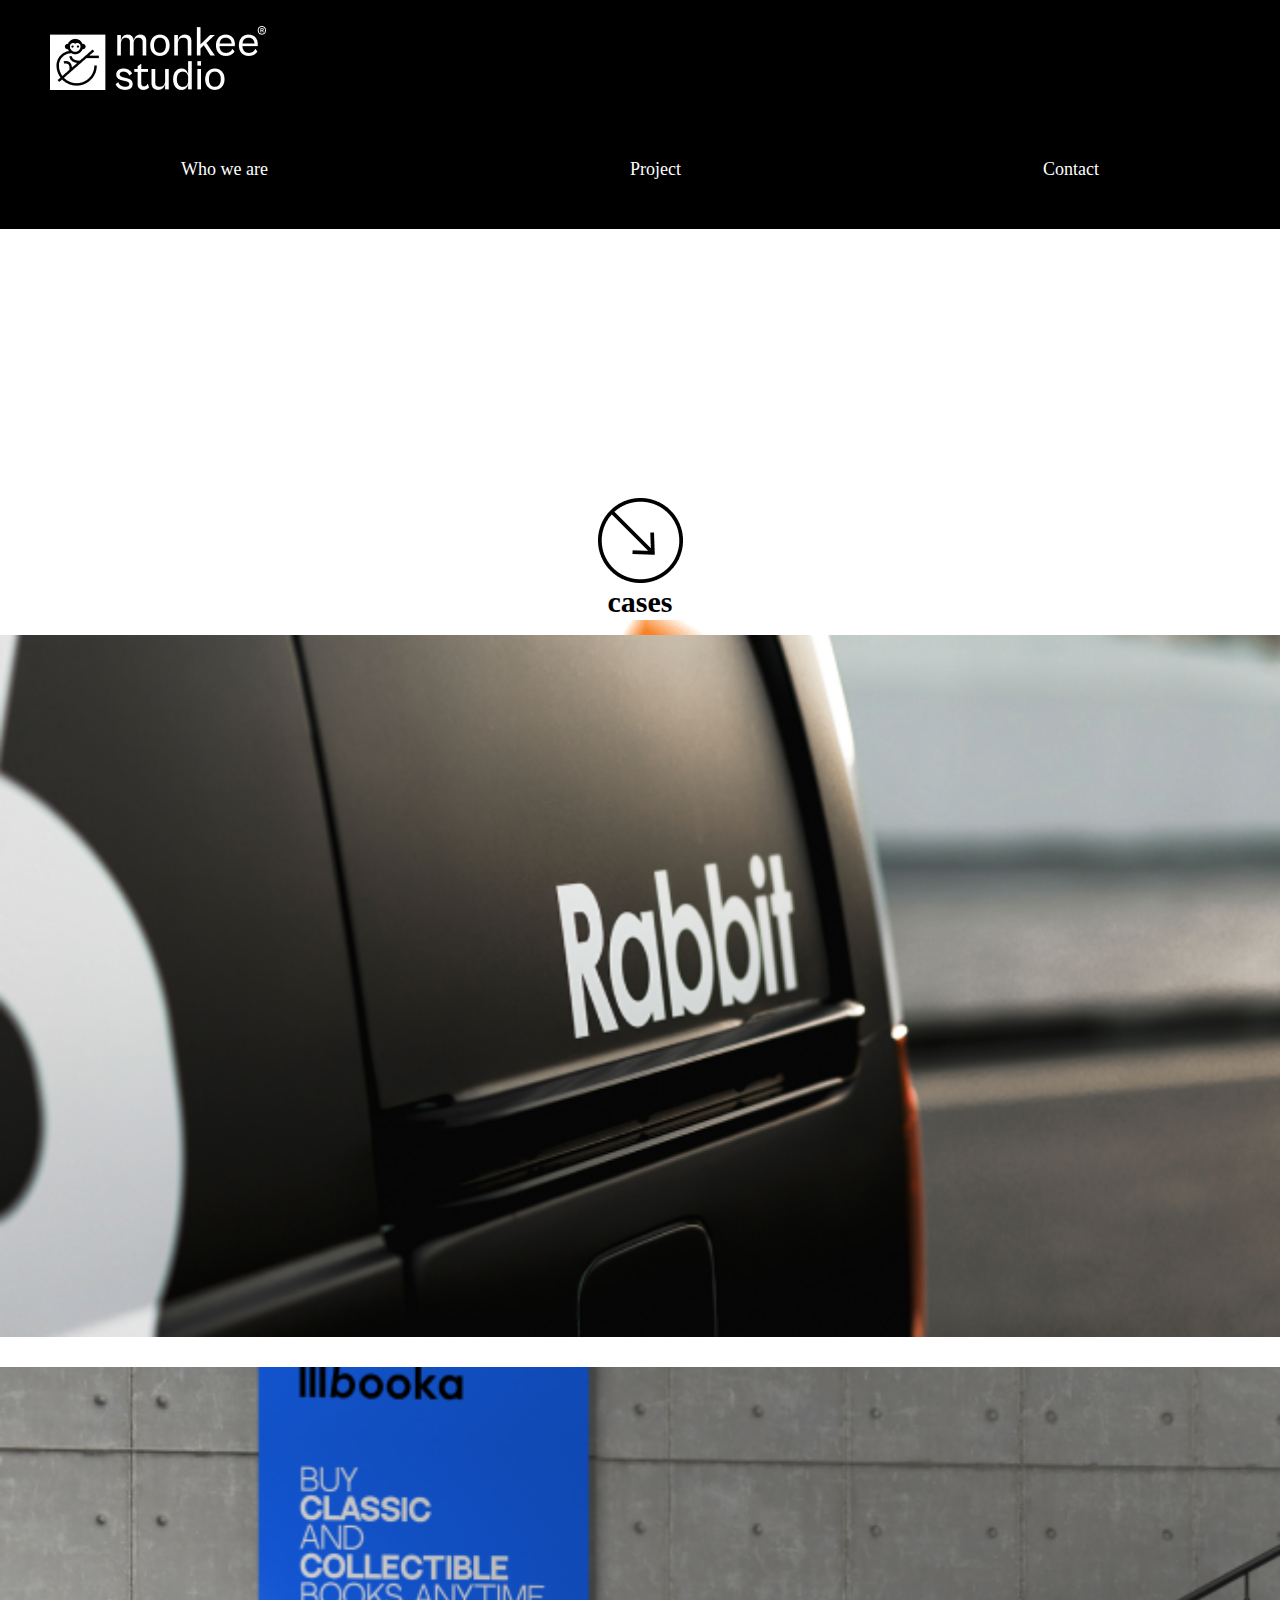
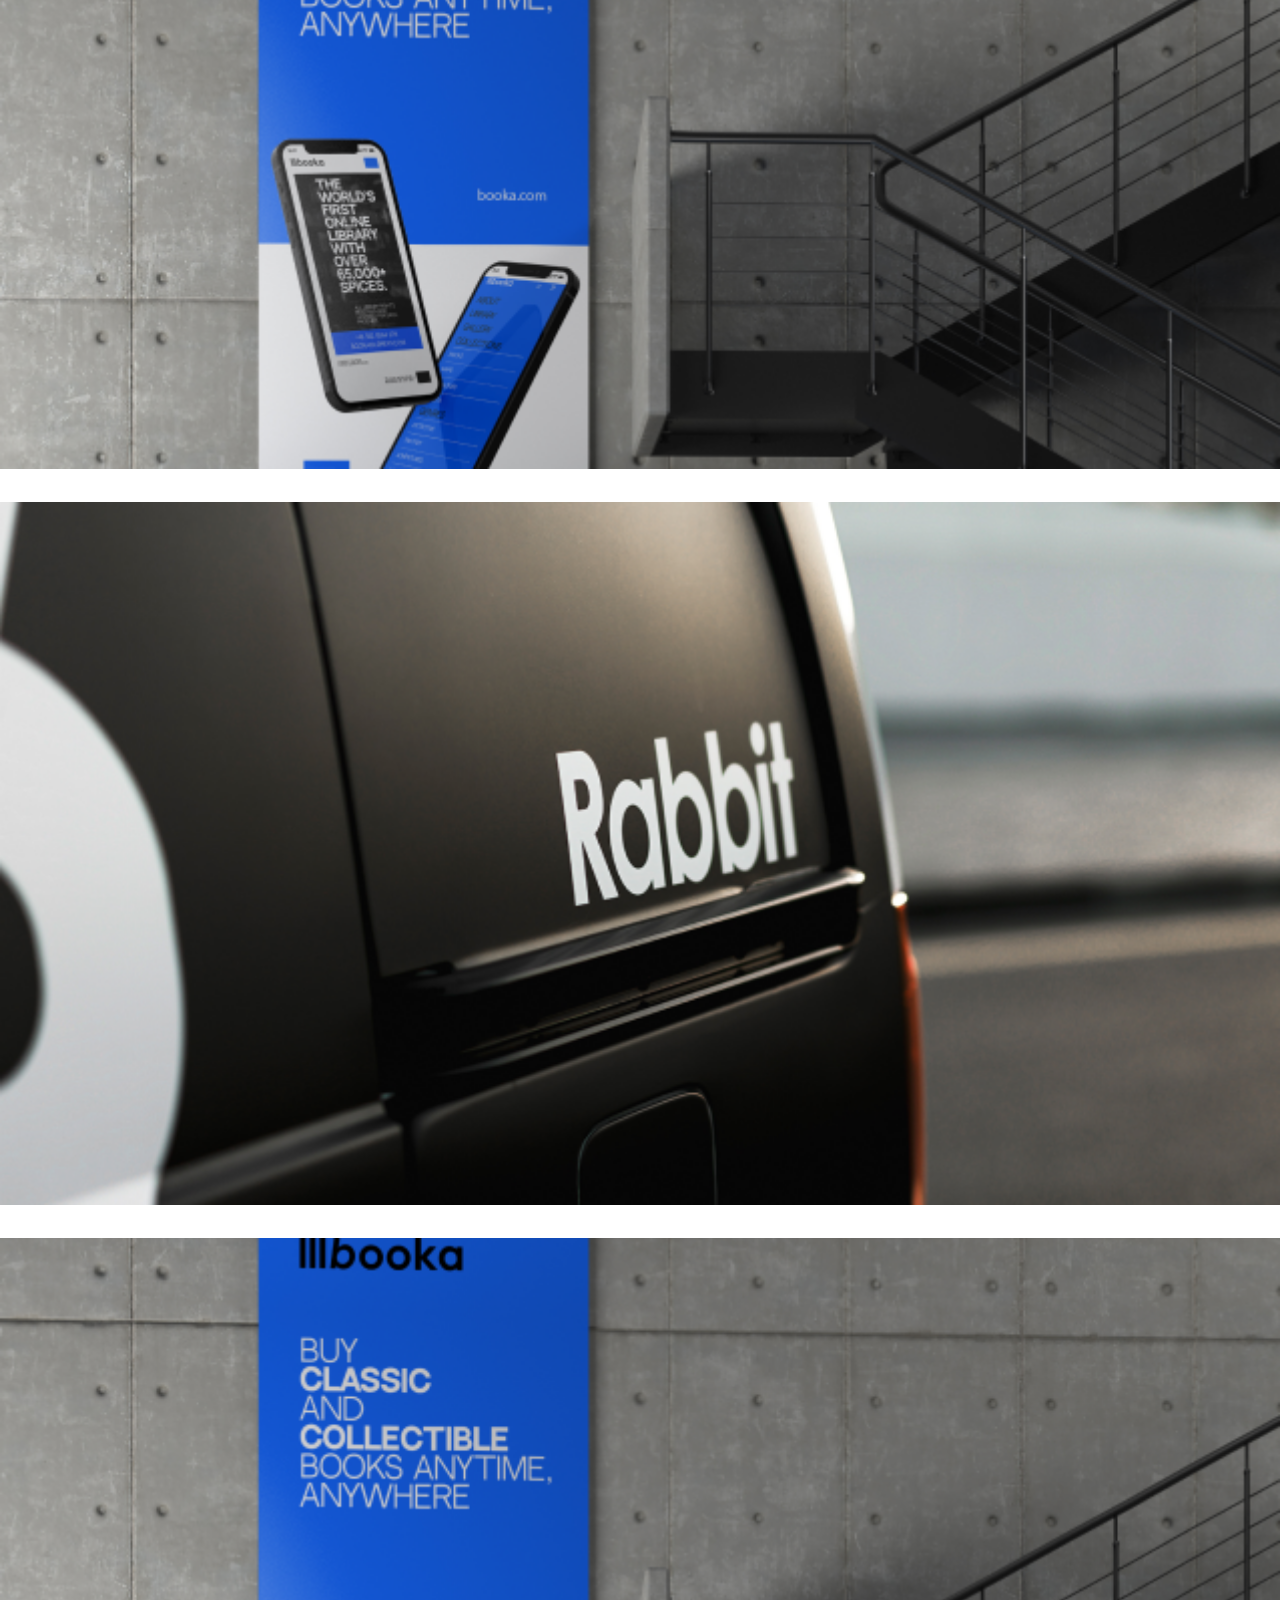
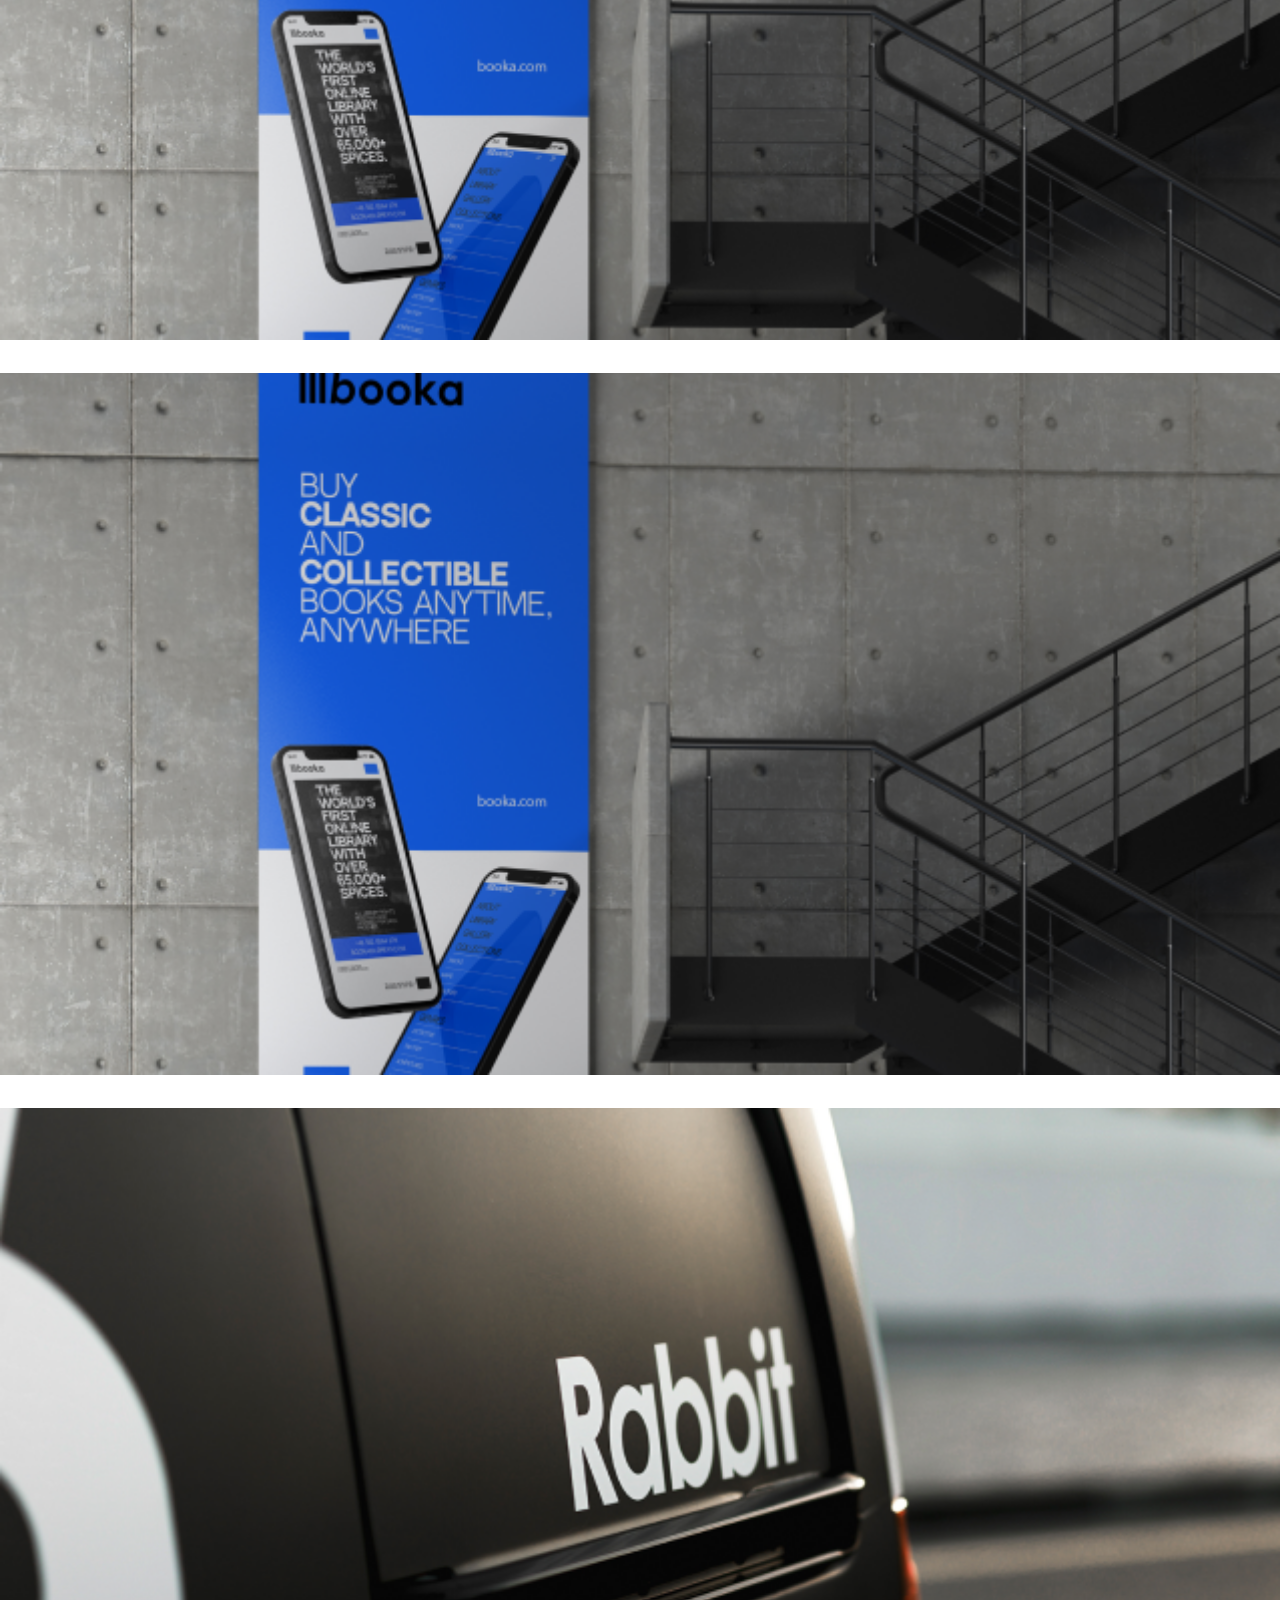
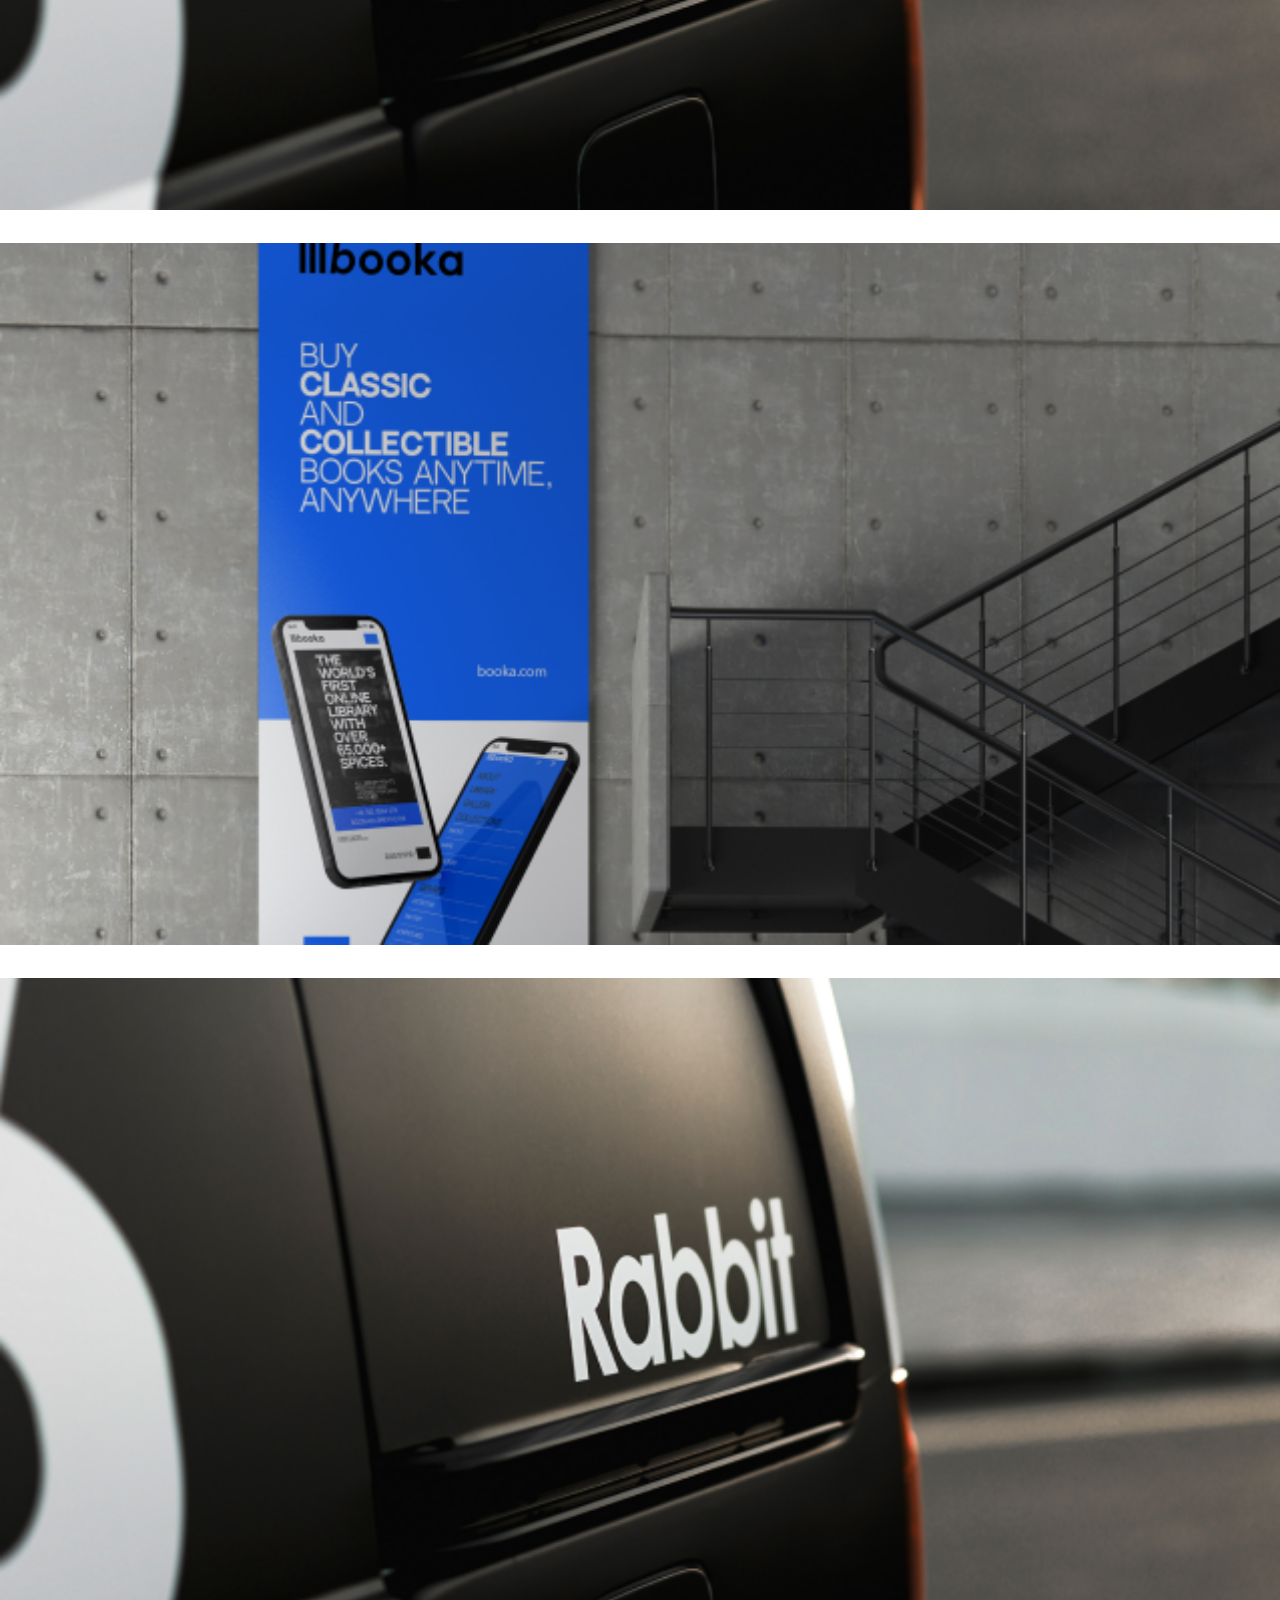
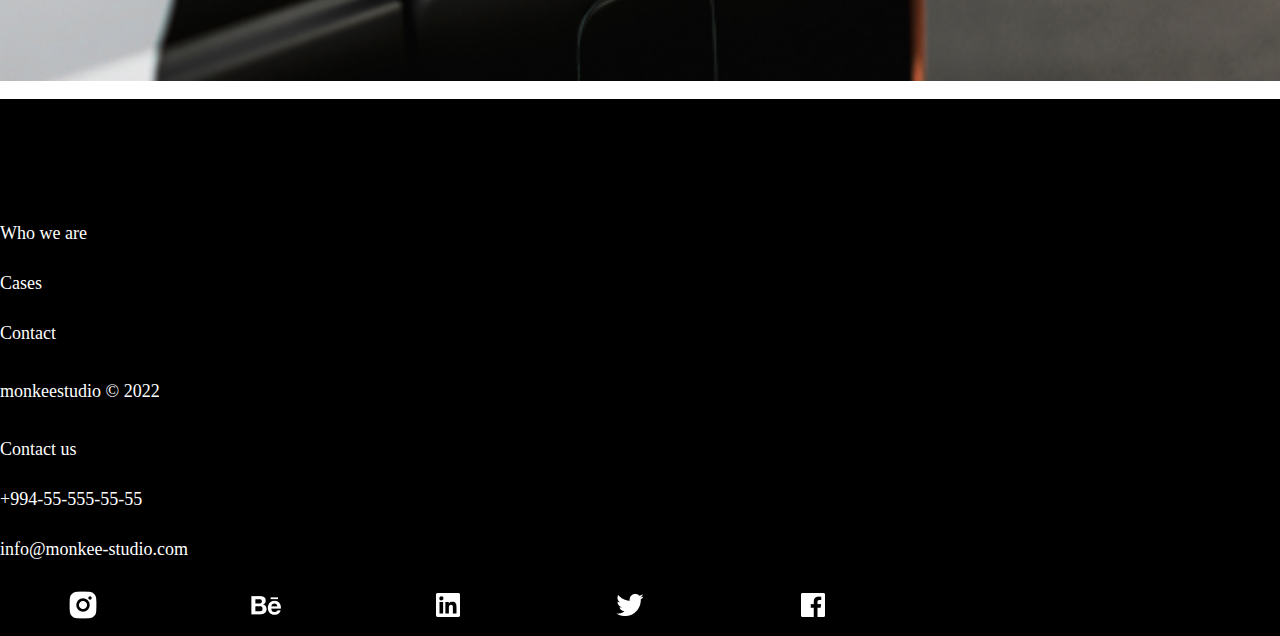
<file: monkee/index.html>
<!DOCTYPE html>
<html lang="en">
  <head>
    <meta charset="UTF-8" />
    <meta http-equiv="X-UA-Compatible" content="IE=edge" />
    <meta name="viewport" content="width=device-width, initial-scale=1.0" />
    <link
      href="https://cdn.jsdelivr.net/npm/bootstrap@5.2.0/dist/css/bootstrap.min.css"
      rel="stylesheet"
      integrity="sha384-gH2yIJqKdNHPEq0n4Mqa/HGKIhSkIHeL5AyhkYV8i59U5AR6csBvApHHNl/vI1Bx"
      crossorigin="anonymous"
    />
    <link
      rel="stylesheet"
      href="https://cdn.jsdelivr.net/npm/bootstrap-icons@1.9.1/font/bootstrap-icons.css"
    />
    <link rel="stylesheet" href="assest/style.css" />
    <title>Monkey</title>
  </head>
  <body>
    <nav>
      <div class="container">
        <div class="row">
          <div class="col-lg-4">
            <div class="nav_img">
              <img src="assest/images/Group.png" alt="" />
            </div>
          </div>
          <div class="col-lg-4"></div>
          <div class="col-lg-4">
            <div class="nav_left">
              <a href="menu.html">Who we are</a>
              <a href="project.html">Project</a>
              <a href="contact.html">Contact</a>
            </div>
            <div class="nav_icon">
              <i class="bi bi-list"></i>
            </div>
          </div>
        </div>
      </div>
    </nav>

    <main>
      <div id="menu">
        <div class="container">
          <div class="row justify-content-center">
            <div class="col-lg-1">
              <div id="left">
                <img id="frame" src="assest/images/Frame.png" alt="" />
                <p>cases</p>
              </div>
            </div>
            <div class="col-lg-8">
              <div class="center">
                <div id="gif">
                  <img id="mobile_gif" src="assest/images/Web.gif" alt="" />
                </div>
                <div class="icon">
                  <img src="assest/images/Vector.png" alt="" />
                  <img src="assest/images/Vector (1).png" alt="" />
                  <img src="assest/images/Vector (2).png" alt="" />
                  <img src="assest/images/Vector (3).png" alt="" />
                  <img src="assest/images/Vector (4).png" alt="" />
                </div>
              </div>
            </div>
            <div class="col-lg-3 ">
              <div id="right">
                <div class="right_text">
                  <h2>
                    A multi-disciplinary, independently owned design studio.
                  </h2>
                  <p>
                    We are a design studio made up of passionate people who love
                    finding thoughtful and engaging solutions to our clients’
                    problems.
                  </p>
                </div>
                <img src="assest/images/Frame (1).png" alt="" />
              </div>
            </div>
          </div>
        </div>
      </div>

      <div id="img_container">
        <div class="container">
          <div class="row justify-content-center">
            <div class="col-lg-6 mt-5">
              <div class="img_item mt-5">
                <div class="relative">
                    <a href="project.html">
                    <img src="assest/images/car logo 3.png" alt=""/></a>
                    <div class="hover">
                      <a href="contact.html" class="rabbit">Rabbit</a>
                    </div>
                  </div>

                <img class="imgg" src="assest/images/banner 1.png" alt="" />
                <img class="imgg" src="assest/images/car logo 3.png" alt="" />
                <img class="imgg" src="assest/images/banner 2.png" alt="" />
              </div>
            </div>
            <div class="col-lg-6 mt-5">
              <div class="img_item mt-5">
                <img src="assest/images/banner 2.png" alt="" />
                <img src="assest/images/car logo 3.png" alt="" />
                <img src="assest/images/banner 2.png" alt="" />
                <img src="assest/images/car logo 3.png" alt="" />
              </div>
            </div>
          </div>
        </div>
      </div>
    </main>

    <footer>
      <div class="container">
        <div class="row">
          <div class="col-lg-6 ">
            <div class="nav_img mt-3 ">
              <img src="assest/images/Group.png" alt="" />
            </div>
          </div>
          <div class="col-lg-3 mt-5">
            <div id="mail">
              <p>Who we are</p>
              <p>Cases</p>
              <p>Contact</p>
              <p class="monkey">monkeestudio © 2022</p>
            </div>
          </div>
          <div class="col-lg-3 mt-5">
            <div id="end">
              <div class="end">
                <p>Contact us</p>
                <p>+994-55-555-55-55</p>
                <p>info@monkee-studio.com</p>
              </div>

              <div class="icon">
                <img src="assest/images/Frame (8).png" alt="" />
                <img src="assest/images/Frame (9).png" alt="" />
                <img src="assest/images/Frame (10).png" alt="" />
                <img src="assest/images/Frame (11).png" alt="" />
                <img src="assest/images/Frame (12).png" alt="" />
              </div>
            </div>
          </div>
        </div>
      </div>
    </footer>

    <div id="loader">
      <img src="assest/images/Loading (1).gif" alt="" />
    </div>
    <script 
      src="https://cdn.jsdelivr.net/npm/@popperjs/core@2.11.5/dist/umd/popper.min.js"
      integrity="sha384-Xe+8cL9oJa6tN/veChSP7q+mnSPaj5Bcu9mPX5F5xIGE0DVittaqT5lorf0EI7Vk"
      crossorigin="anonymous"
    ></script>
    <script
      src="https://cdn.jsdelivr.net/npm/bootstrap@5.2.0/dist/js/bootstrap.min.js"
      integrity="sha384-ODmDIVzN+pFdexxHEHFBQH3/9/vQ9uori45z4JjnFsRydbmQbmL5t1tQ0culUzyK"
      crossorigin="anonymous"
    ></script>

    <script src="assest/js/app.js"></script>
  </body>
</html>
</file>
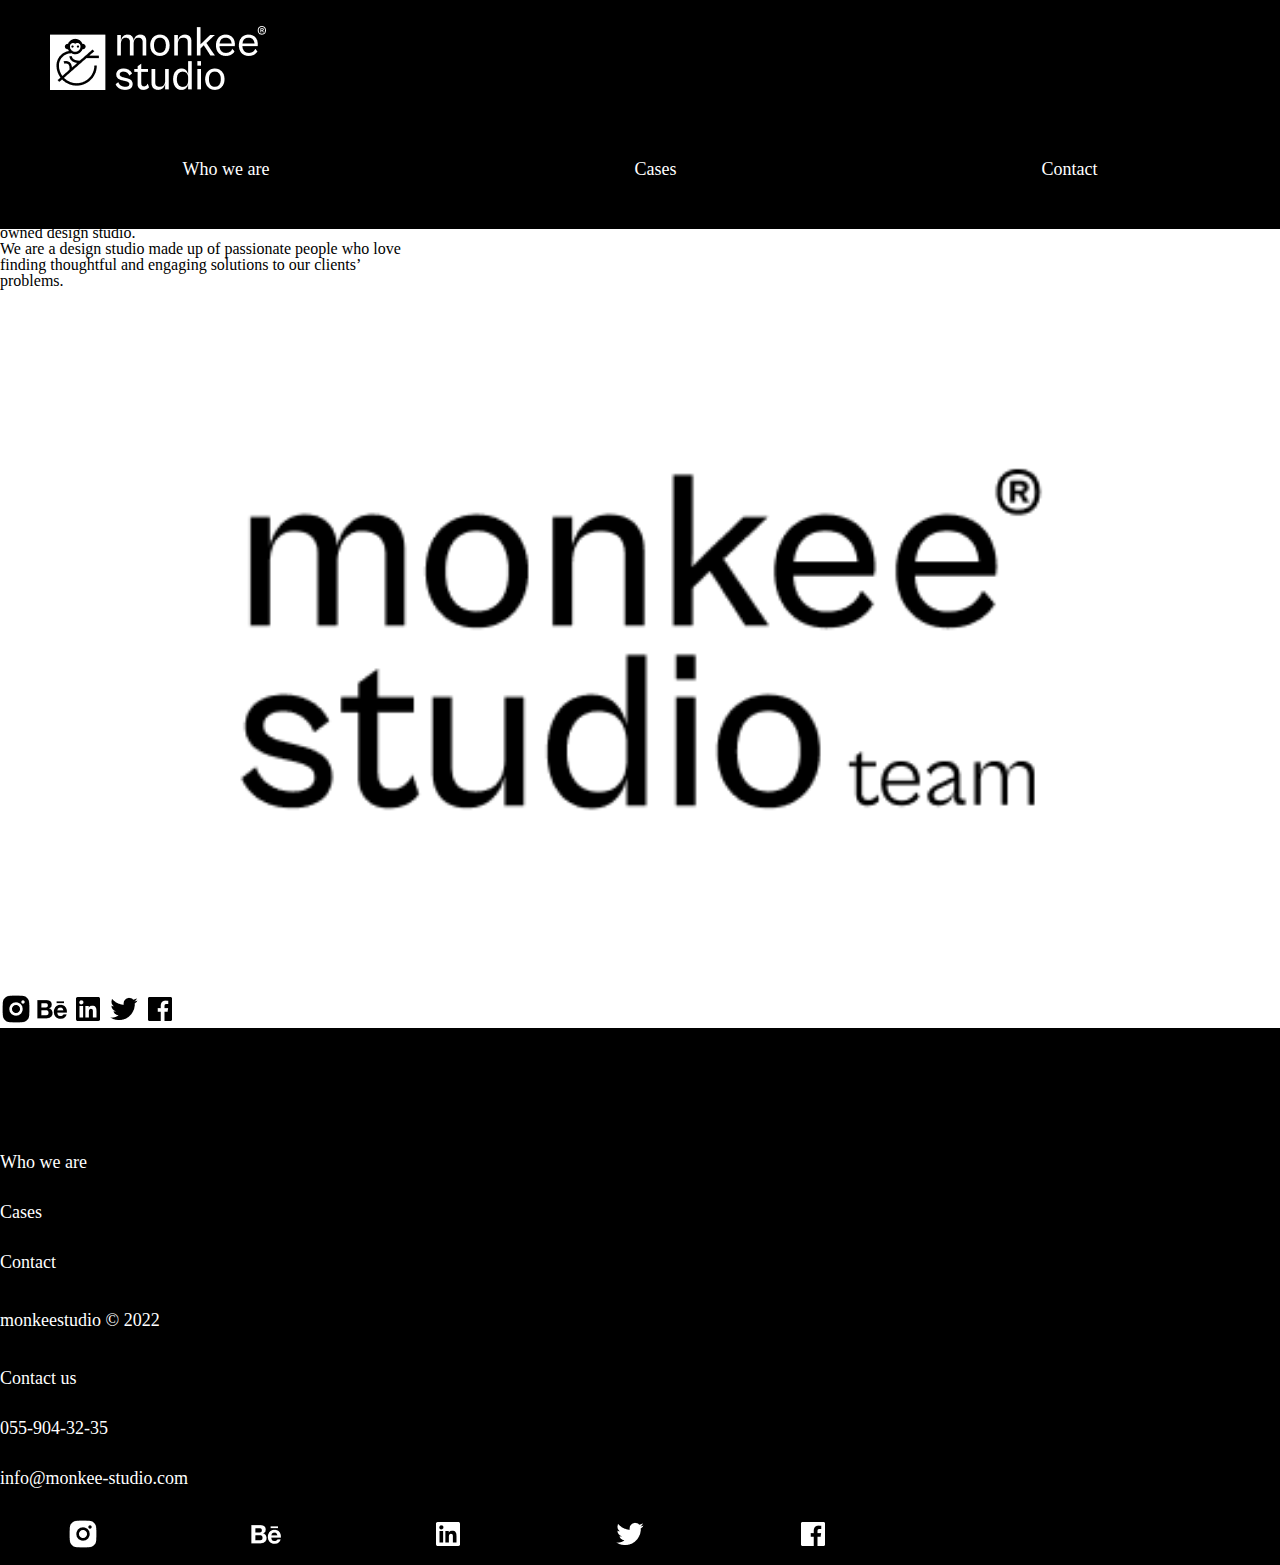
<file: monkee/contact.html>
<!DOCTYPE html>
<html lang="en">
  <head>
    <meta charset="UTF-8" />
    <meta http-equiv="X-UA-Compatible" content="IE=edge" />
    <meta name="viewport" content="width=device-width, initial-scale=1.0" />
    <link
      href="https://cdn.jsdelivr.net/npm/bootstrap@5.2.0/dist/css/bootstrap.min.css"
      rel="stylesheet"
      integrity="sha384-gH2yIJqKdNHPEq0n4Mqa/HGKIhSkIHeL5AyhkYV8i59U5AR6csBvApHHNl/vI1Bx"
      crossorigin="anonymous"
    />
    <link rel="stylesheet" href="assest/style.css" />
    <title>Who are you</title>
  </head>
  <body>
    <nav>
      <div class="container">
        <div class="row">
          <div class="col-lg-4">
            <div class="nav_img">
              <img src="assest/images/Group.png" alt="" />
            </div>
          </div>
          <div class="col-lg-4"></div>
          <div class="col-lg-4">
            <div class="nav_left">
              <a href="menu.html">Who we are</a>
              <a href="project.html">Cases</a>
              <a href="contact.html">Contact</a>
            </div>
            <div class="nav_icon">
              <i class="bi bi-list"></i>
            </div>
          </div>
        </div>
      </div>
    </nav>

    <div id="back">
      <a href="index.html">
        <img src="assest/images/Vector (5).png" alt=""
      /></a>
      <span>Home</span>
    </div>

    <div class="container">
      <div class="row ">
        <div class="col-lg-6 ">
          <div class="main">
            <h1>Contact us</h1>
            <h2>A multi-disciplinary, independently <br> owned design studio.</h2>
            <p>
              We are a design studio made up of passionate people who love
              <br />
              finding thoughtful and engaging solutions to our clients’ <br />
              problems.
            </p>
          </div>
        </div>
        <div class="col-lg-3 ">
        <div class="tel">
         <img src="assest/images/Frame 22 (1).png" alt="">
        </div>
        </div>
      </div>
    </div>

   
    <div class="container">
      <div class="row justify-content-center">
        <div class="col-lg-12 ">
          <div id="social_icon">
            <img src="assest/images/Frame (3).png" alt="">
            <img src="assest/images/Frame (4).png" alt="">
            <img src="assest/images/Frame (5).png" alt="">
            <img src="assest/images/Frame (6).png" alt="">
            <img src="assest/images/Frame (7).png" alt="">
          </div>
        </div>
      </div>
    </div>
    <footer>
      <div class="container">
        <div class="row mt-5">
          <div class="col-lg-6 mt-5">
            <div class="nav_img">
              <img src="assest/images/Group.png" alt="" />
            </div>
          </div>
          <div class="col-lg-3 mt-5">
            <div id="mail">
              <p>Who we are</p>
              <p>Cases</p>
              <p>Contact</p>
              <p class="monkey">monkeestudio © 2022</p>
            </div>
          </div>
          <div class="col-lg-3 mt-5">
            <div id="end">
              <div class="end">
                <p>Contact us</p>
                <p>055-904-32-35</p>
                <p>info@monkee-studio.com</p>
              </div>

              <div class="icon">
                <img src="assest/images/Frame (8).png" alt="" />
                <img src="assest/images/Frame (9).png" alt="" />
                <img src="assest/images/Frame (10).png" alt="" />
                <img src="assest/images/Frame (11).png" alt="" />
                <img src="assest/images/Frame (12).png" alt="" />
              </div>
            </div>
          </div>
        </div>
      </div>
    </footer>
    <script
      src="https://cdn.jsdelivr.net/npm/@popperjs/core@2.11.5/dist/umd/popper.min.js"
      integrity="sha384-Xe+8cL9oJa6tN/veChSP7q+mnSPaj5Bcu9mPX5F5xIGE0DVittaqT5lorf0EI7Vk"
      crossorigin="anonymous"
    ></script>
    <script
      src="https://cdn.jsdelivr.net/npm/bootstrap@5.2.0/dist/js/bootstrap.min.js"
      integrity="sha384-ODmDIVzN+pFdexxHEHFBQH3/9/vQ9uori45z4JjnFsRydbmQbmL5t1tQ0culUzyK"
      crossorigin="anonymous"
    ></script>
  </body>
</html>
</file>
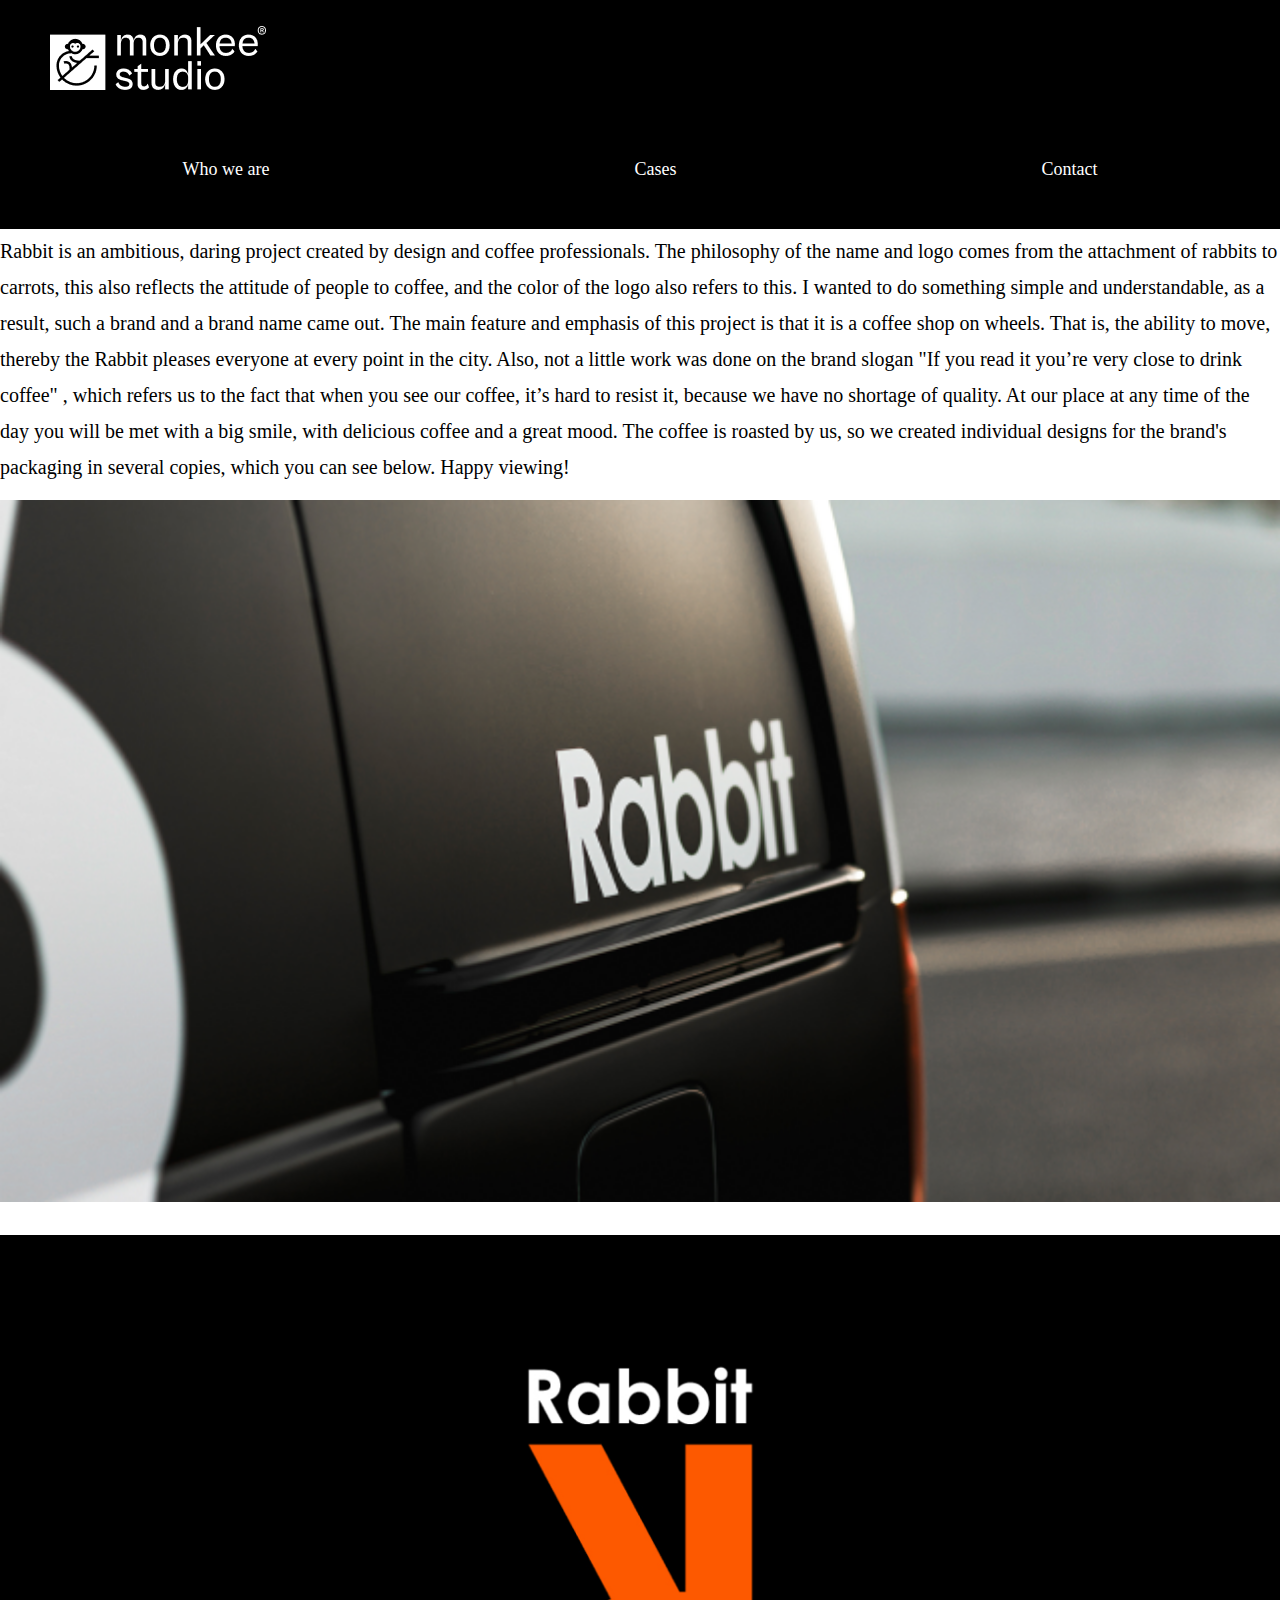
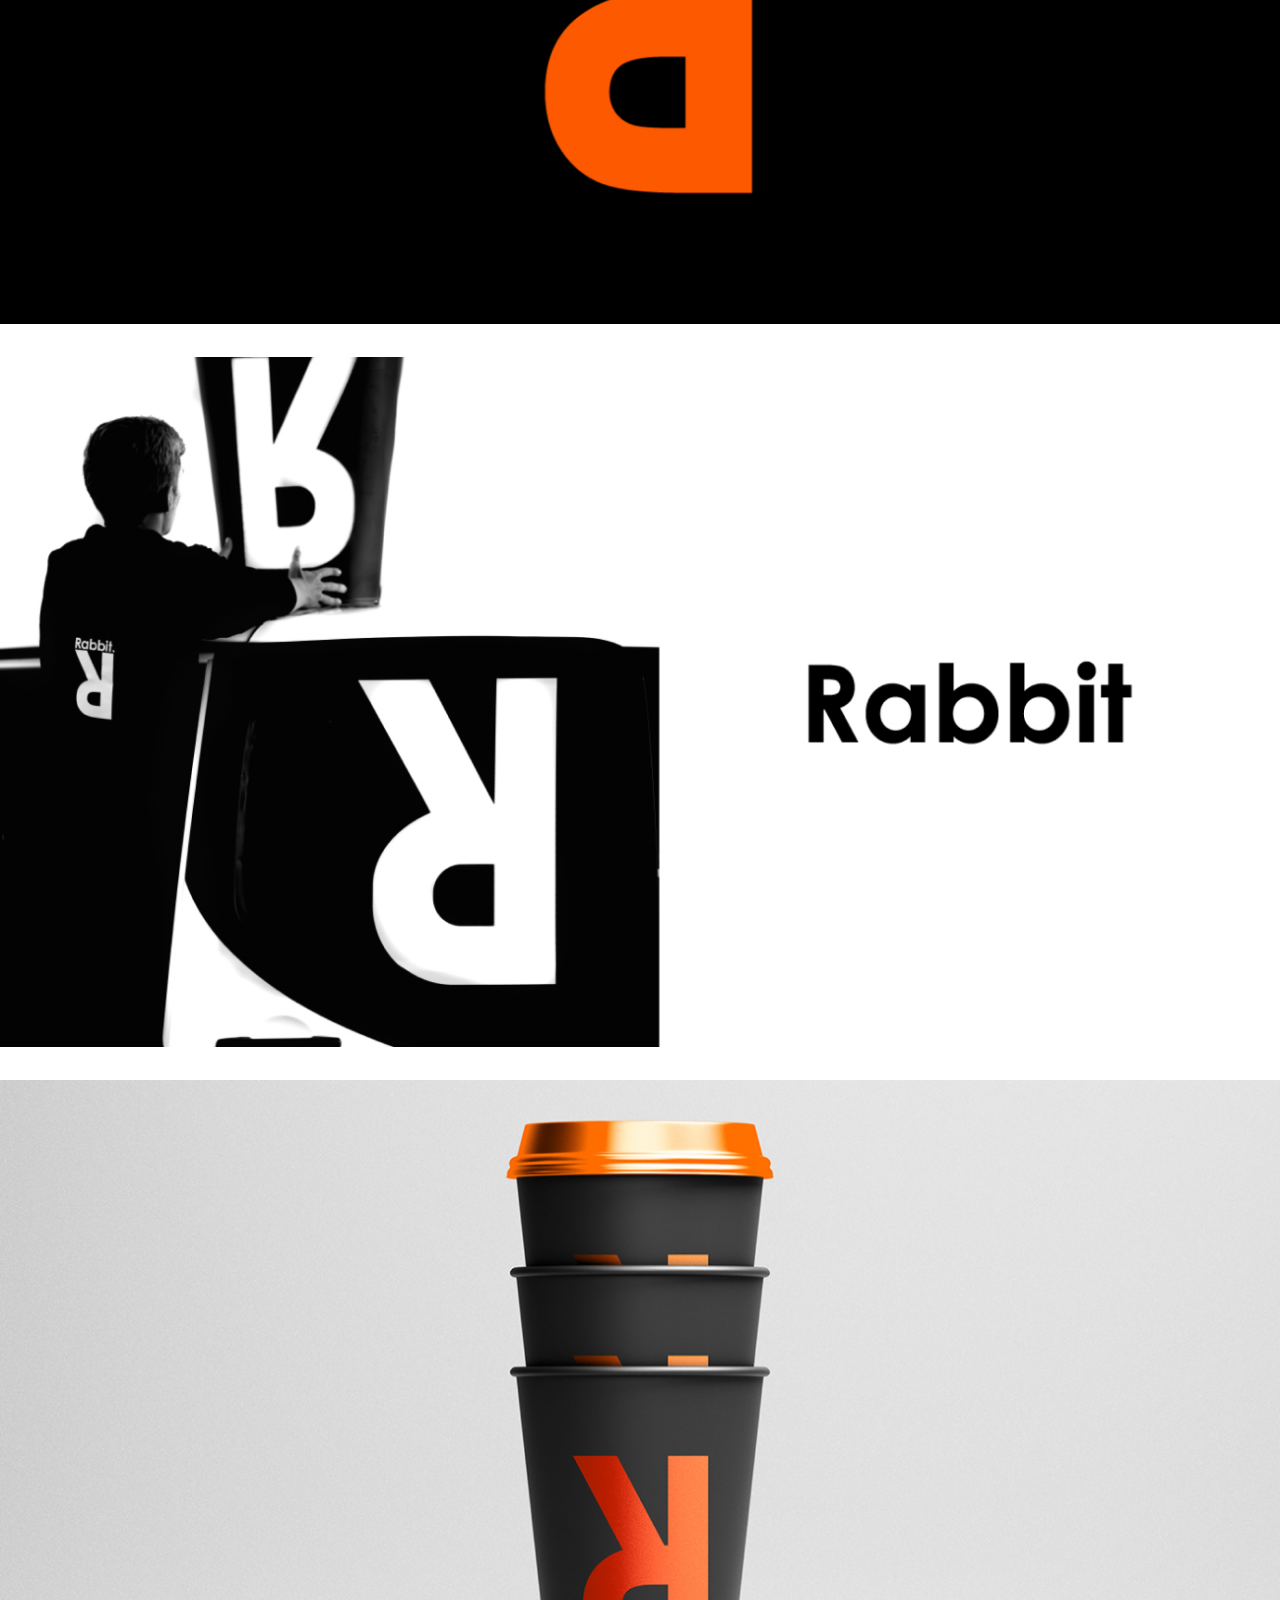
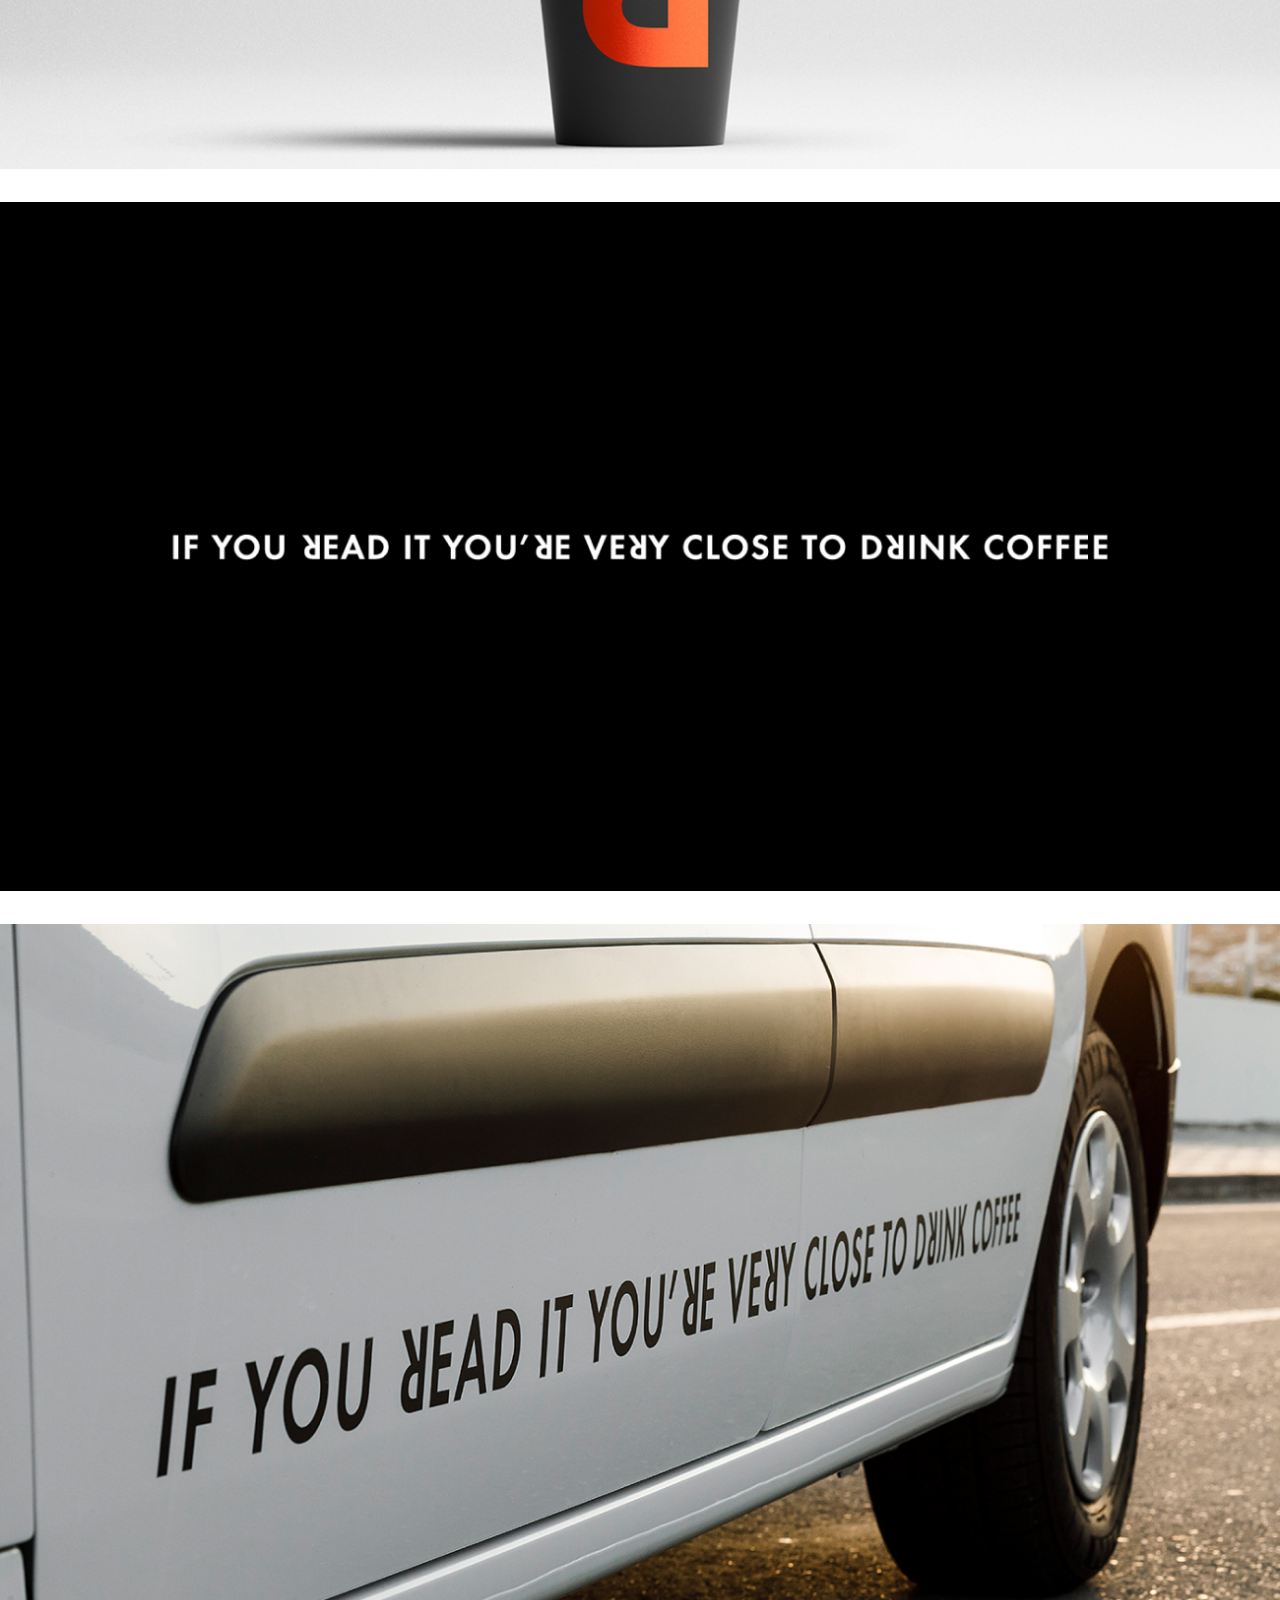
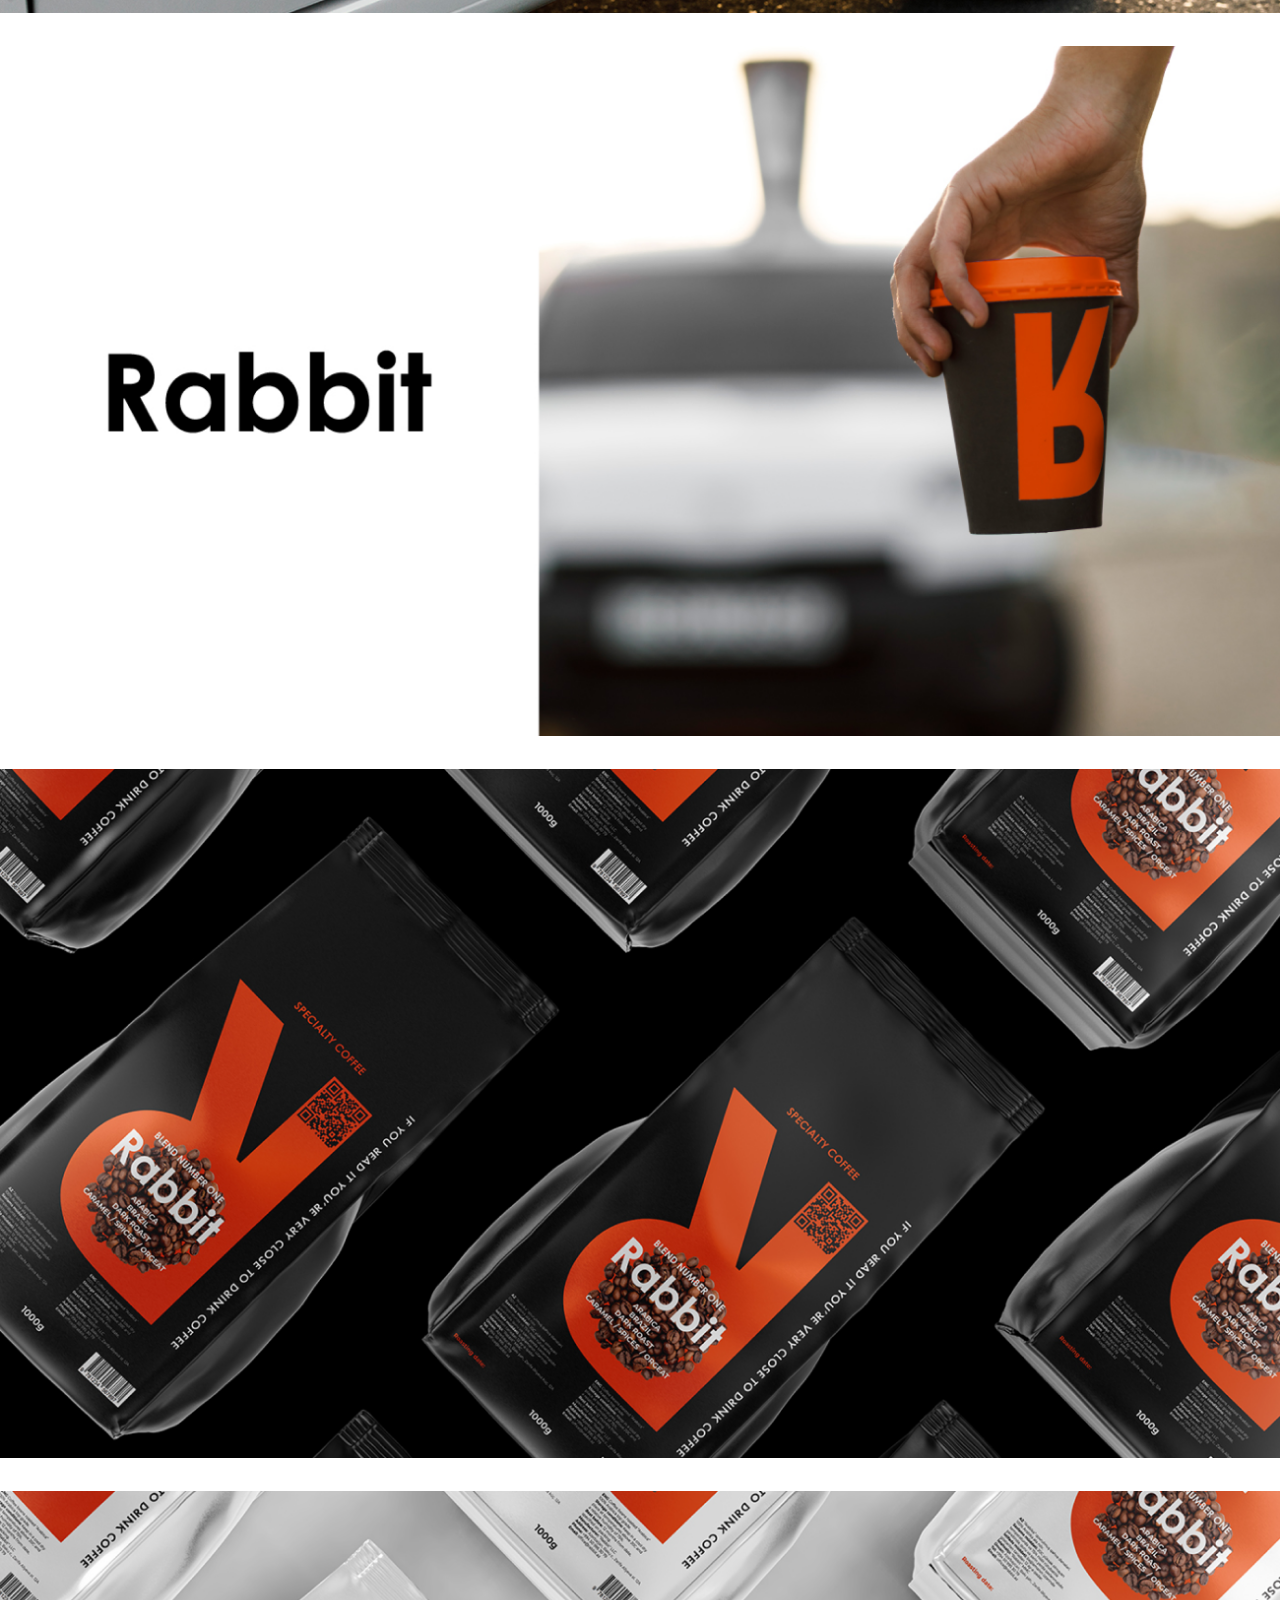
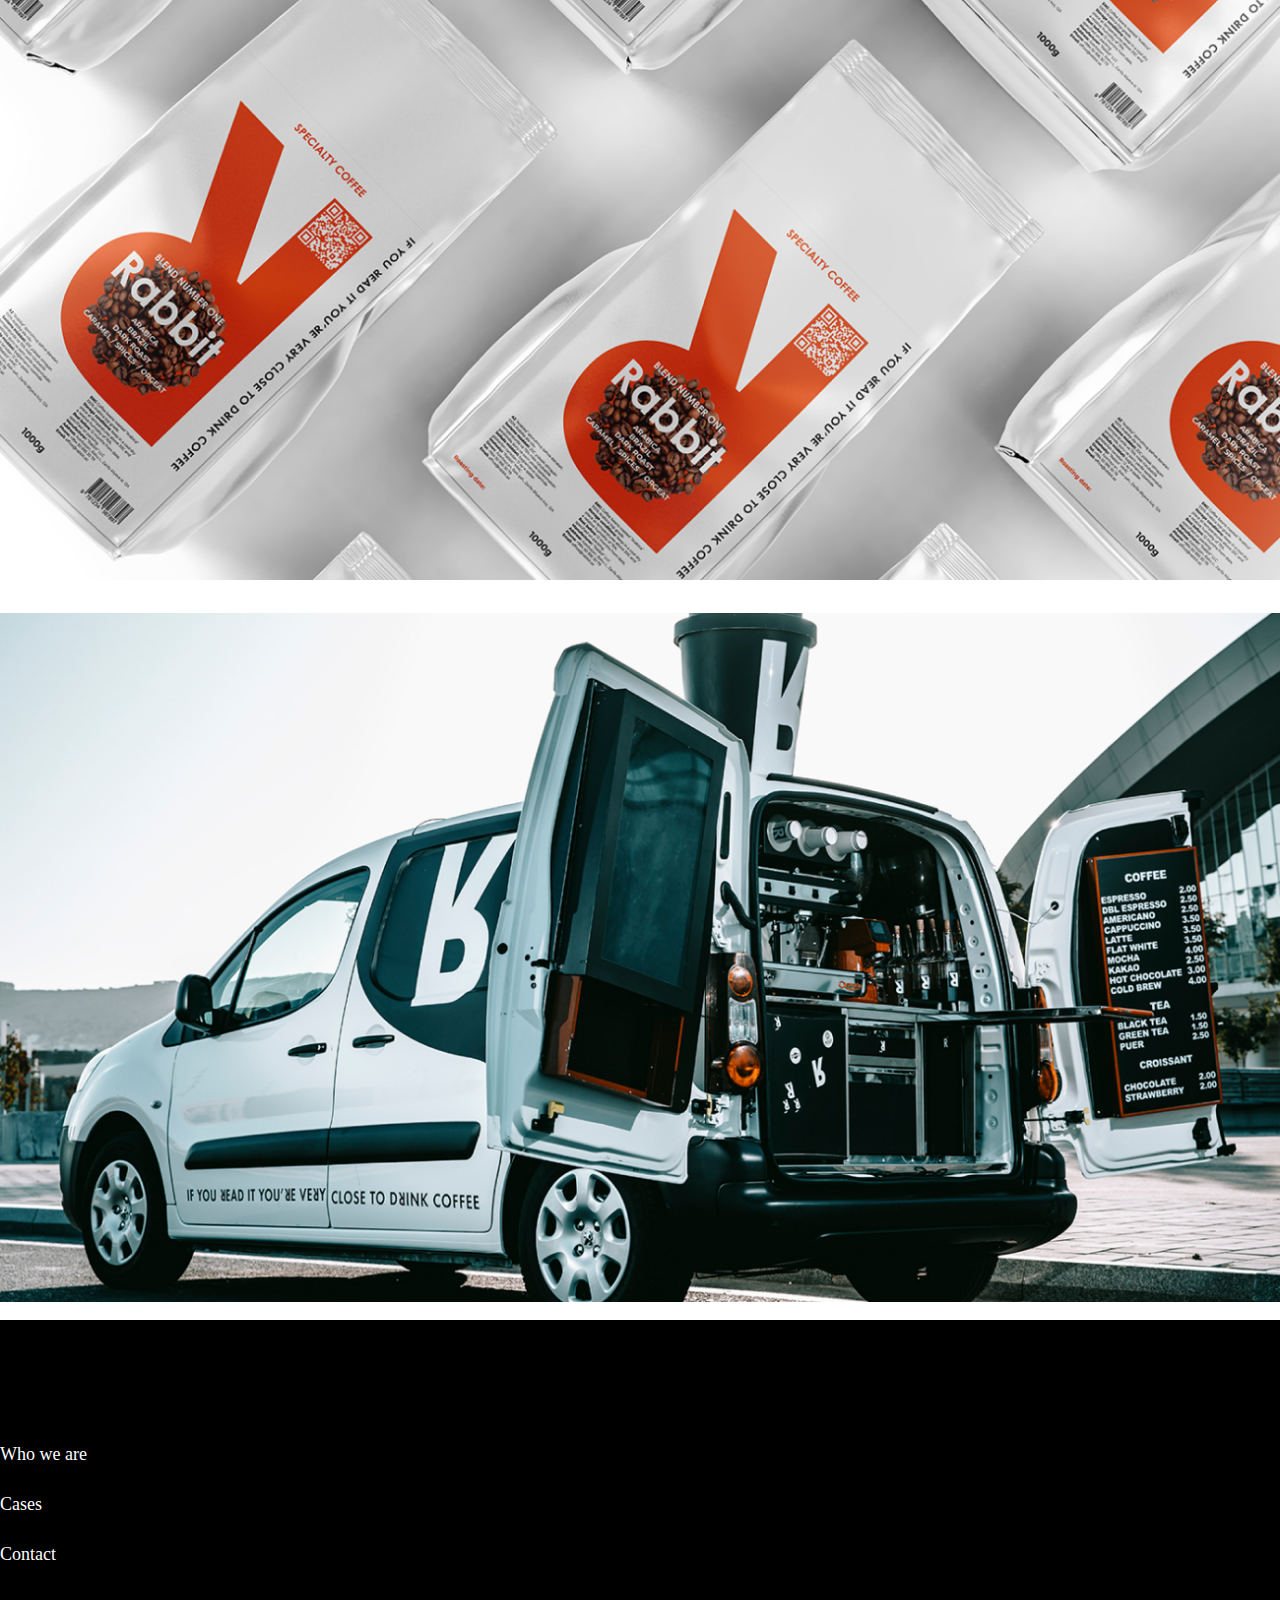
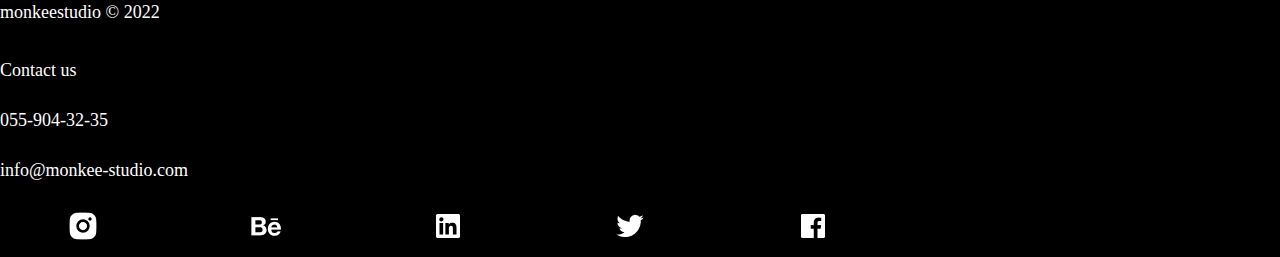
<file: monkee/menu.html>
<!DOCTYPE html>
<html lang="en">
  <head>
    <meta charset="UTF-8" />
    <meta http-equiv="X-UA-Compatible" content="IE=edge" />
    <meta name="viewport" content="width=device-width, initial-scale=1.0" />
    <link
      href="https://cdn.jsdelivr.net/npm/bootstrap@5.2.0/dist/css/bootstrap.min.css"
      rel="stylesheet"
      integrity="sha384-gH2yIJqKdNHPEq0n4Mqa/HGKIhSkIHeL5AyhkYV8i59U5AR6csBvApHHNl/vI1Bx"
      crossorigin="anonymous"
    />
    <link rel="stylesheet" href="assest/style.css" />
    <title>Menu</title>
  </head>
  <body>
    <nav>
      <div class="container">
        <div class="row">
          <div class="col-lg-4">
            <div class="nav_img">
              <img src="assest/images/Group.png" alt="" />
            </div>
          </div>
          <div class="col-lg-4"></div>
          <div class="col-lg-4">
            <div class="nav_left">
                <a href="menu.html">Who we are</a>
                <a href="project.html">Cases</a>
                <a href="contact.html">Contact</a>
              </div>
              <div class="nav_icon">
                <i class="bi bi-list"></i>
              </div>
          </div>
        </div>
      </div>
    </nav>



    <div id="back">
      <a href="index.html">  <img src="assest/images/Vector (5).png" alt="" /></a>
        <span>Home</span>
      </div>
  
      <main>
        <div class="container">
          <div class="row justify-content-center">
            <div class="col-lg-6">
              <div id="rabbit">
                <h2>Rabbit</h2>
                <p>
                  Rabbit is an ambitious, daring project created by design and
                  coffee professionals. The philosophy of the name and logo comes
                  from the attachment of rabbits to carrots, this also reflects
                  the attitude of people to coffee, and the color of the logo also
                  refers to this. I wanted to do something simple and
                  understandable, as a result, such a brand and a brand name came
                  out. The main feature and emphasis of this project is that it is
                  a coffee shop on wheels. That is, the ability to move, thereby
                  the Rabbit pleases everyone at every point in the city. Also,
                  not a little work was done on the brand slogan "If you read it
                  you’re very close to drink coffee" , which refers us to the fact
                  that when you see our coffee, it’s hard to resist it, because we
                  have no shortage of quality. At our place at any time of the day
                  you will be met with a big smile, with delicious coffee and a
                  great mood. The coffee is roasted by us, so we created
                  individual designs for the brand's packaging in several copies,
                  which you can see below. Happy viewing!
                </p>
  
              
                <div class="img">
                  <img src="assest/images/car logo 2.png" alt="">
                  <img src="assest/images/Logo.png" alt="">
                  <img src="assest/images/fhoto.png" alt="">
                  <img src="assest/images/Cup.png" alt="">
                  <img src="assest/images/slogann.png" alt="">
                  <img src="assest/images/slogan car.png" alt="">
                  <img src="assest/images/hand-cup-car.png" alt="">
                  <img src="assest/images/packbalck.png" alt="">
                  <img src="assest/images/packaging.png" alt="">
                  <img src="assest/images/car all.png" alt="">
                </div>
              </div>
  
            </div>
          </div>
        </div>
      </main>
    <footer>
            <div class="container">
                <div class="row">
                    <div class="col-lg-6">
                        <div class="nav_img">
                          <img src="assest/images/Group.png" alt="" />
                        </div>
                      </div>
                      <div class="col-lg-3 mt-5">
                        <div id="mail">
                            <p>Who we are</p>
                            <p>Cases</p>
                            <p>Contact</p>
                            <p class="monkey">monkeestudio © 2022</p>
                        </div>
                      </div>
                      <div class="col-lg-3 mt-5">
                   <div id="end">
                    <div class="end">
                        <p>Contact us</p>
                        <p>055-904-32-35</p>
                        <p>info@monkee-studio.com</p>
                    </div>

                    <div class="icon">
                      <img src="assest/images/Frame (8).png" alt="" />
                      <img src="assest/images/Frame (9).png" alt="" />
                      <img src="assest/images/Frame (10).png" alt="" />
                      <img src="assest/images/Frame (11).png" alt="" />
                      <img src="assest/images/Frame (12).png" alt="" /> 
                      </div>
                  </div>
                   </div>
                </div>
            </div>
    </footer>
    <script
      src="https://cdn.jsdelivr.net/npm/@popperjs/core@2.11.5/dist/umd/popper.min.js"
      integrity="sha384-Xe+8cL9oJa6tN/veChSP7q+mnSPaj5Bcu9mPX5F5xIGE0DVittaqT5lorf0EI7Vk"
      crossorigin="anonymous"
    ></script>
    <script
      src="https://cdn.jsdelivr.net/npm/bootstrap@5.2.0/dist/js/bootstrap.min.js"
      integrity="sha384-ODmDIVzN+pFdexxHEHFBQH3/9/vQ9uori45z4JjnFsRydbmQbmL5t1tQ0culUzyK"
      crossorigin="anonymous"
    ></script>
  </body>
</html>
</file>
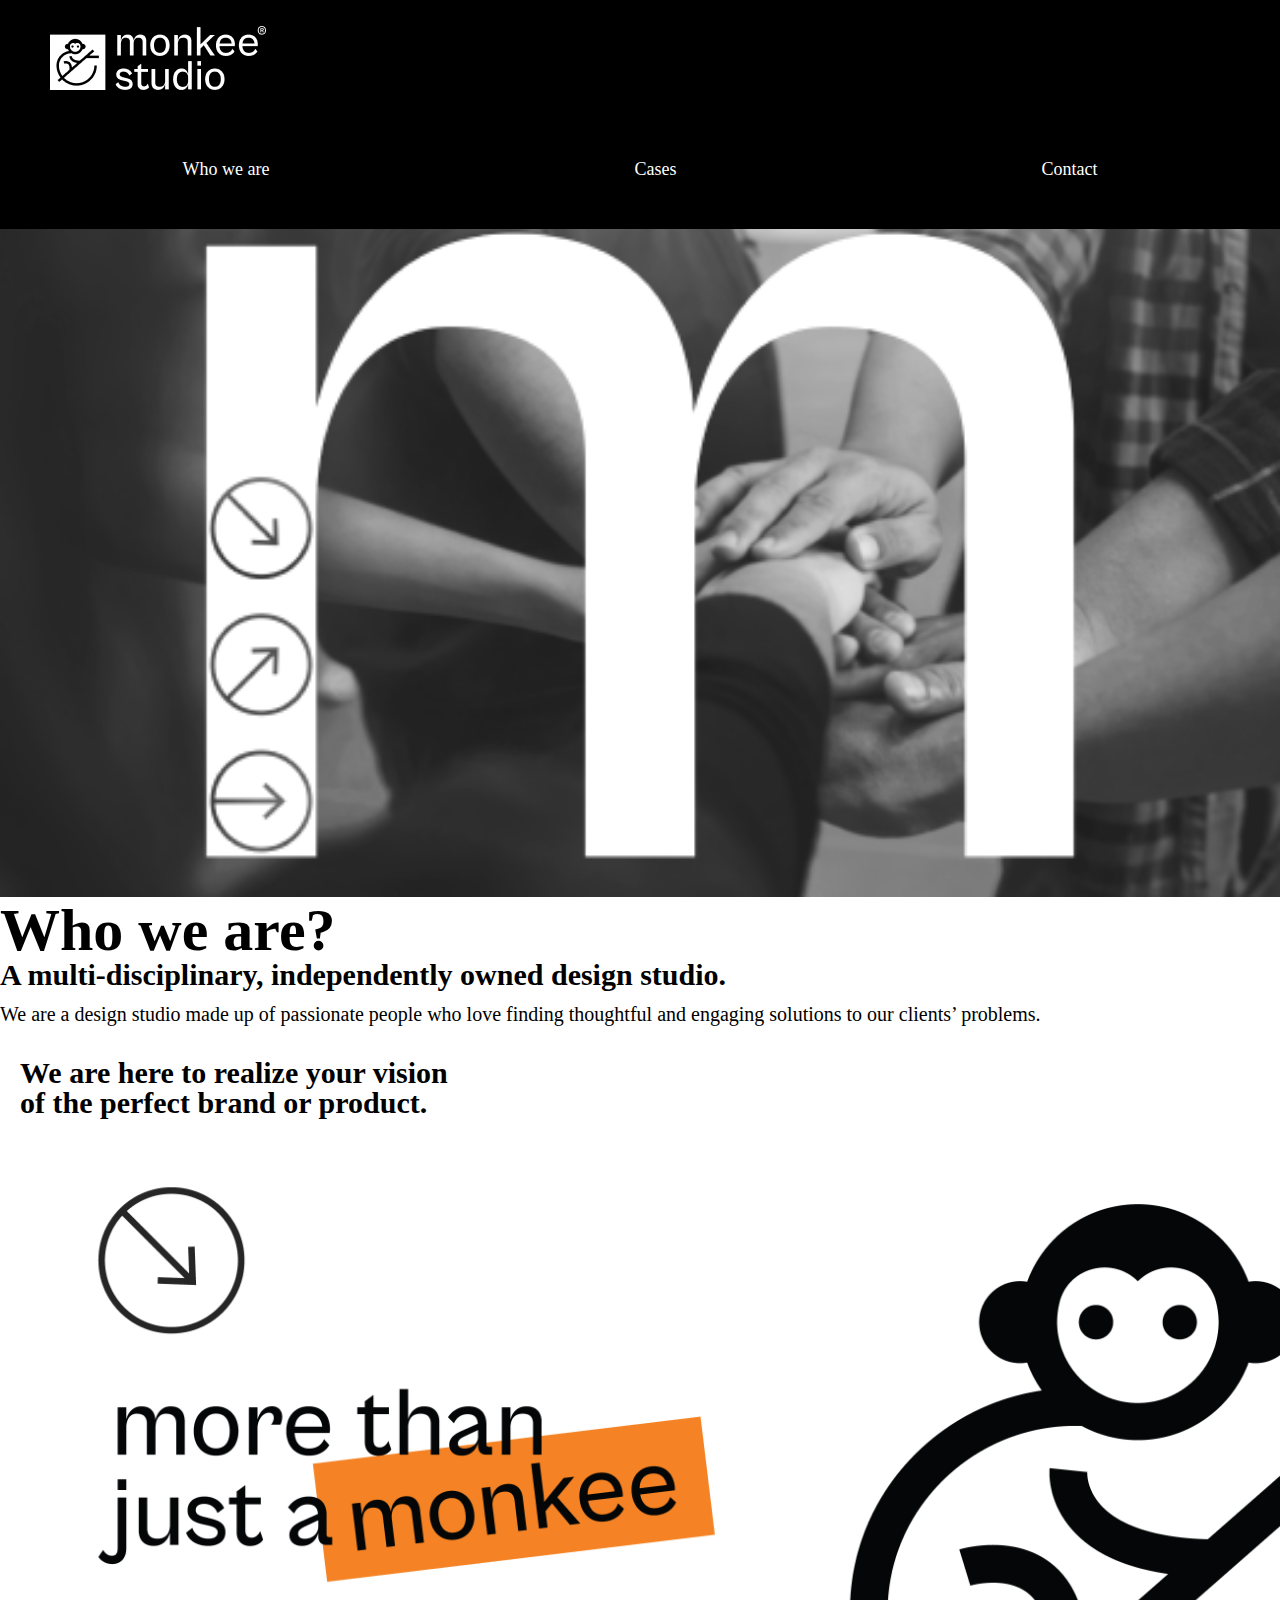
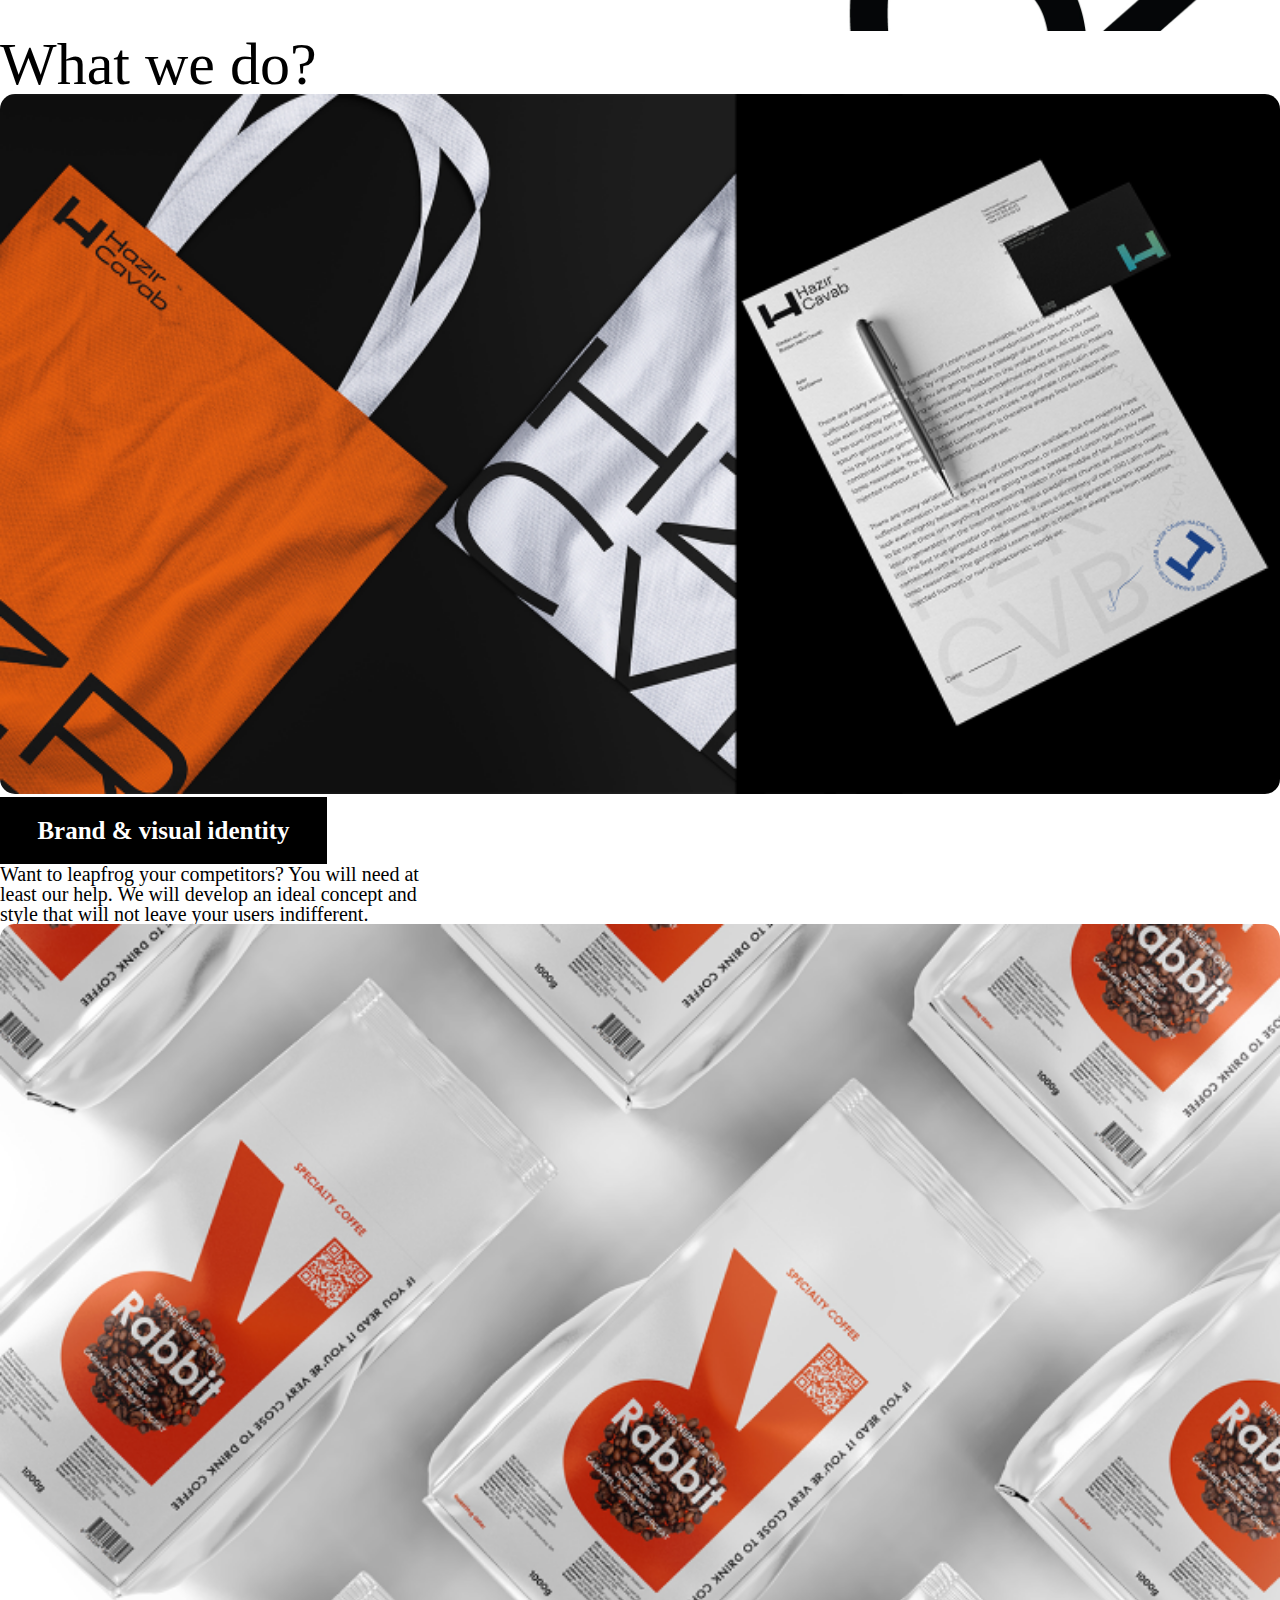
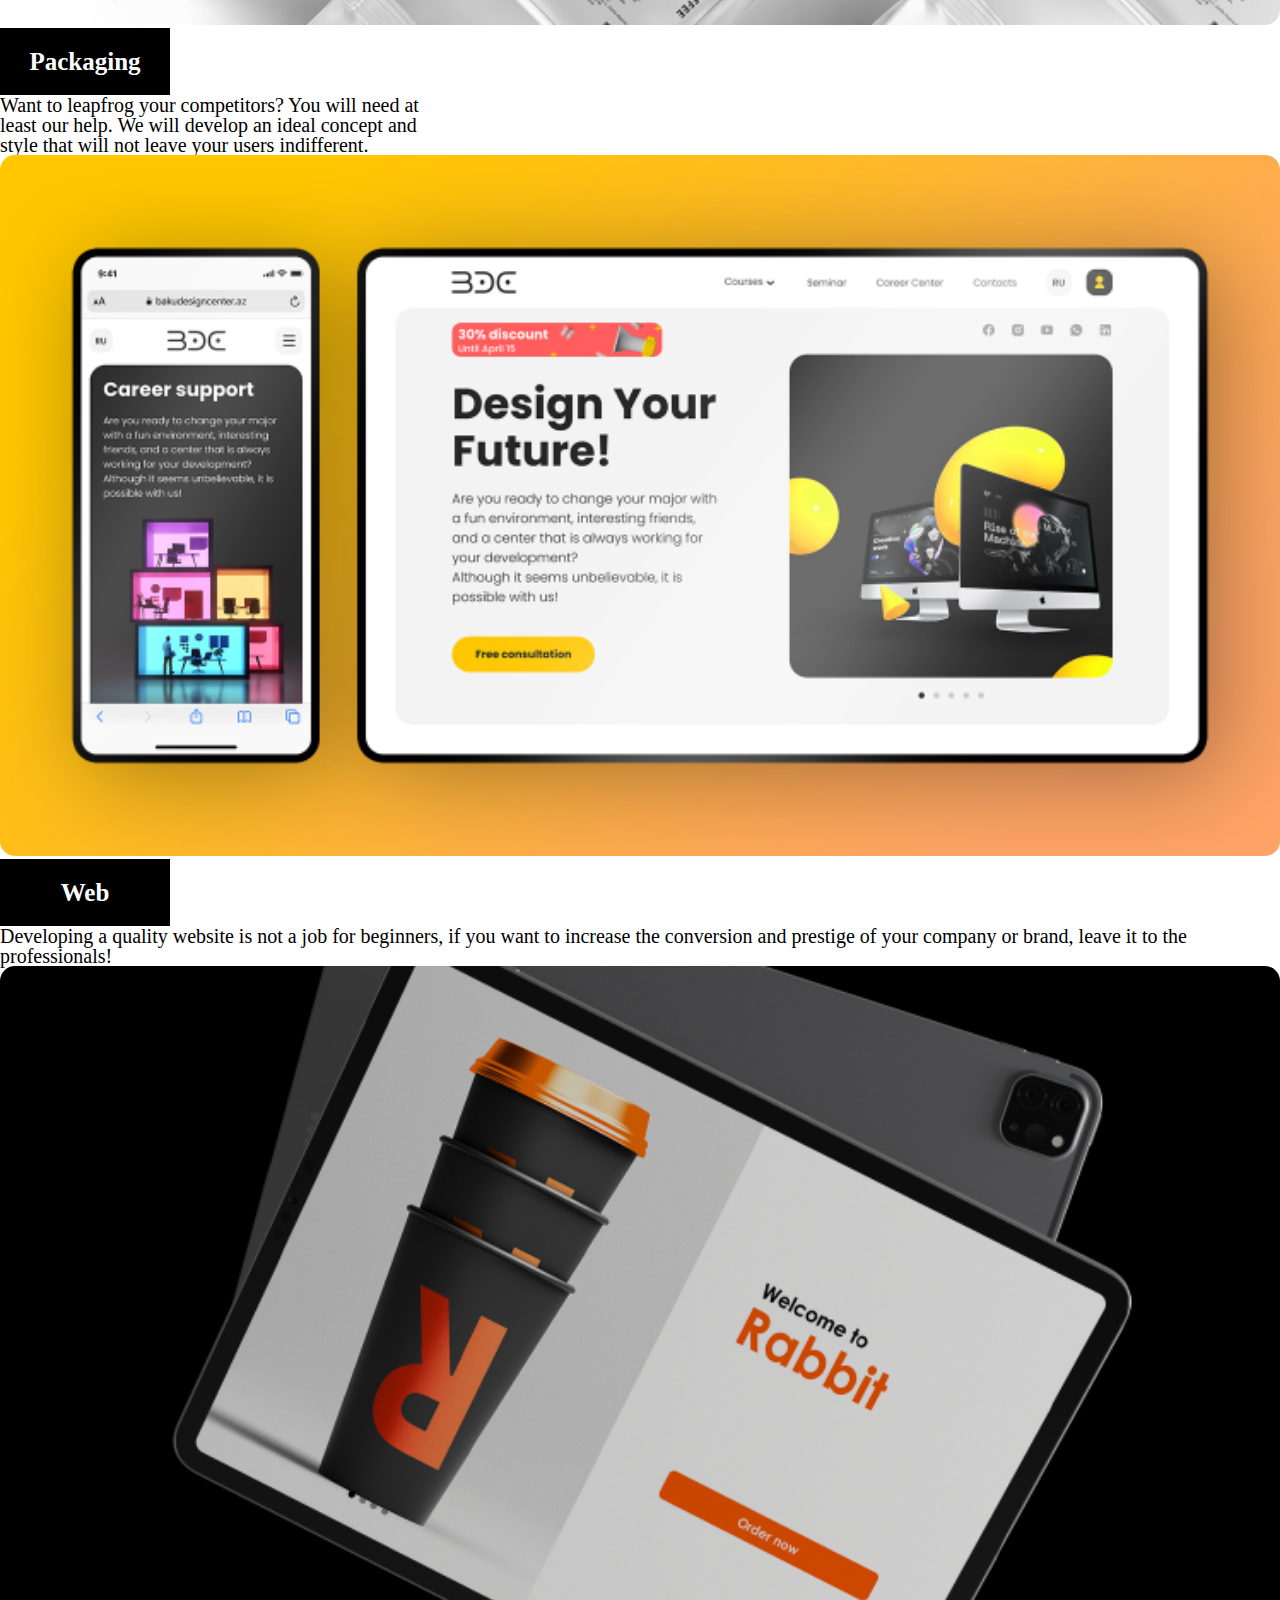
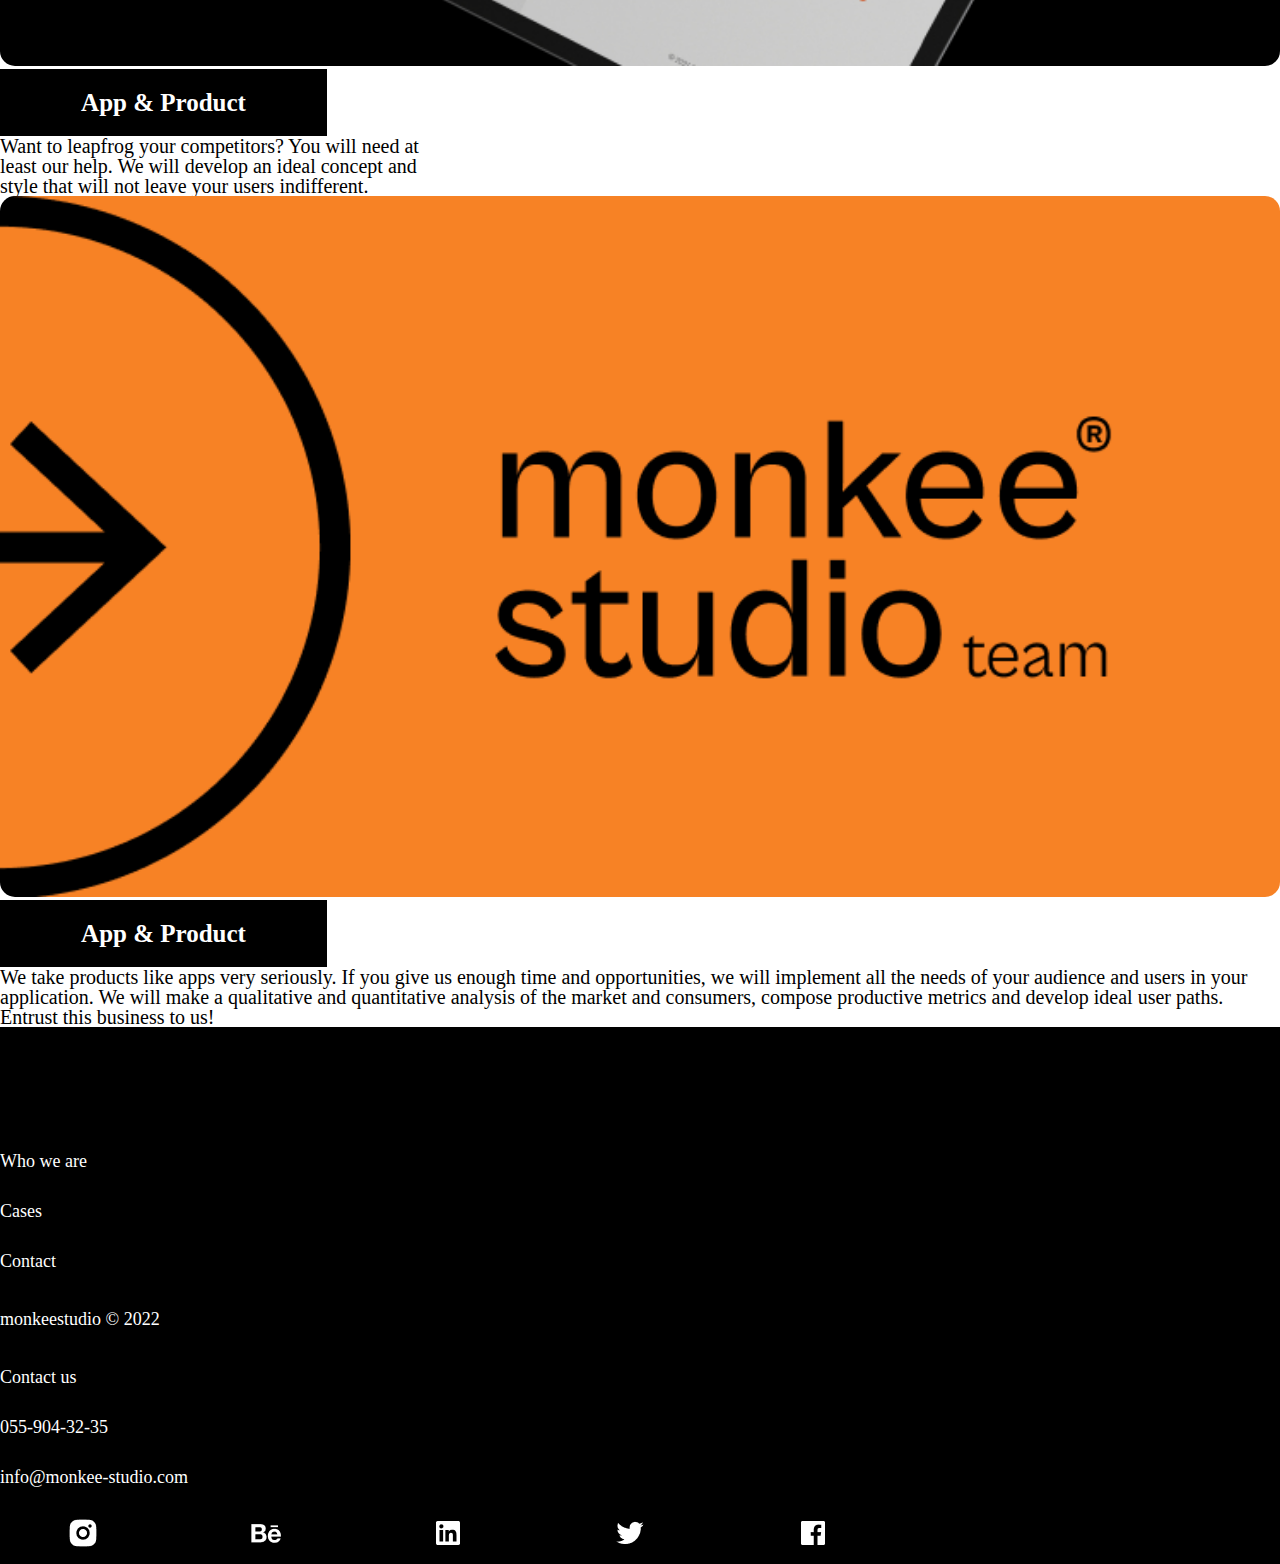
<file: monkee/project.html>
<!DOCTYPE html>
<html lang="en">
  <head>
    <meta charset="UTF-8" />
    <meta http-equiv="X-UA-Compatible" content="IE=edge" />
    <meta name="viewport" content="width=device-width, initial-scale=1.0" />
    <link
      href="https://cdn.jsdelivr.net/npm/bootstrap@5.2.0/dist/css/bootstrap.min.css"
      rel="stylesheet"
      integrity="sha384-gH2yIJqKdNHPEq0n4Mqa/HGKIhSkIHeL5AyhkYV8i59U5AR6csBvApHHNl/vI1Bx"
      crossorigin="anonymous"
    />
    <link rel="stylesheet" href="assest/style.css" />
    <title>Who are you</title>
  </head>
  <body>
    <nav>
      <div class="container">
        <div class="row">
          <div class="col-lg-4">
            <div class="nav_img">
              <img src="assest/images/Group.png" alt="" />
            </div>
          </div>
          <div class="col-lg-4"></div>
          <div class="col-lg-4">
            <div class="nav_left">
                <a href="menu.html">Who we are</a>
                <a href="project.html">Cases</a>
                <a href="contact.html">Contact</a>
              </div>
              <div class="nav_icon">
                <i class="bi bi-list"></i>
              </div>
          </div>
        </div>
      </div>
    </nav>

    <div id="back">
    <a href="index.html">  <img src="assest/images/Vector (5).png" alt="" /></a>
      <span>Home</span>
    </div>

    <main>
      <section id="are_you">
        <div class="container">
          <div class="row">
            <div class="col-lg-6 mt-5">
              <div class="img_div">
                <img src="assest/images/Frame 13.png" alt="" />
              </div>
            </div>
            <div class="col-lg-6 mt-5">
              <div class="are_you">
                <h1>Who we are?</h1>
                <h2>
                  A multi-disciplinary, independently owned design studio.
                </h2>
                <p>
                  We are a design studio made up of passionate people who love
                  finding thoughtful and engaging solutions to our clients’
                  problems.
                </p>
              </div>
            </div>
          </div>
        </div>
      </section>
      <section id="more_than">
        <div class="container">
          <div class="row mt-5">
            <h3>
              We are here to realize your vision <br />
              of the perfect brand or product.
            </h3>
            <div class="col-lg-12">
              <img src="assest/images/Rectangle 1.png" alt="" />
            </div>
          </div>
        </div>
      </section>

      <section id="what_do">
        <div class="container">
          <div class="row">
            <h3>What we do?</h3>
            <div class="col-lg-6">
              <div class="what_img">
                <img src="assest/images/banner 1 (1).png" alt="" />
              </div>
            </div>
            <div class="col-lg-6">
              <div class="left_item">
                <p class="text_item">Brand & visual identity</p>
                <p>
                  Want to leapfrog your competitors? You will need at <br />
                  least our help. We will develop an ideal concept and <br />
                  style that will not leave your users indifferent.
                </p>
              </div>
            </div>
          </div>
        </div>
      </section>
      <section id="what_do1">
        <div class="container">
          <div class="row">
            <div class="col-lg-6 mt-5">
              <div class="what_img">
                <img src="assest/images/banner 2 (1).png" alt="" />
              </div>
            </div>
            <div class="col-lg-6 mt-5">
              <div class="left_item">
                <p class="text_item">Packaging</p>
                <p>
                  Want to leapfrog your competitors? You will need at <br />
                  least our help. We will develop an ideal concept and <br />
                  style that will not leave your users indifferent.
                </p>
              </div>
            </div>
          </div>
        </div>
      </section>

      <section id="web">
        <div class="container">
          <div class="row">
            <div class="col-lg-6 mt-5">
              <div class="what_img">
                <img src="assest/images/banner 3 (1).png" alt="" />
              </div>
            </div>
            <div class="col-lg-6 mt-5">
              <div class="left_item">
                <p class="text_item">Web</p>
                <p>
                  Developing a quality website is not a job for beginners, if
                  you want to increase the conversion and prestige of your
                  company or brand, leave it to the professionals!
                </p>
              </div>
            </div>
          </div>
        </div>
      </section>
      <section id="what_do">
        <div class="container">
          <div class="row">
            <div class="col-lg-6 mt-5">
              <div class="what_img">
                <img src="assest/images/banner 4 (1).png" alt="" />
              </div>
            </div>
            <div class="col-lg-6 mt-5">
              <div class="left_item">
                <p class="text_item">App & Product</p>
                <p>
                  Want to leapfrog your competitors? You will need at <br />
                  least our help. We will develop an ideal concept and <br />
                  style that will not leave your users indifferent.
                </p>
              </div>
            </div>
          </div>
        </div>
      </section>
      <section id="what_do">
        <div class="container">
          <div class="row">
            <div class="col-lg-6 mt-5">
              <div class="what_img">
                <img src="assest/images/Frame 22.png" alt="" />
              </div>
            </div>
            <div class="col-lg-6 mt-5">
              <div class="left_item">
                <p class="text_item">App & Product</p>
                <p>
                  We take products like apps very seriously. If you give us
                  enough time and opportunities, we will implement all the needs
                  of your audience and users in your application. We will make a
                  qualitative and quantitative analysis of the market and
                  consumers, compose productive metrics and develop
                   ideal user
                  paths. Entrust this business to us!
                </p>
              </div>
            </div>
          </div>
        </div>
      </section>
    </main>
    <footer>
        <div class="container">
            <div class="row mt-5">
                <div class="col-lg-6 mt-5">
                    <div class="nav_img">
                      <img src="assest/images/Group.png" alt="" />
                    </div>
                  </div>
                  <div class="col-lg-3 mt-5">
                    <div id="mail">
                        <p>Who we are</p>
                        <p>Cases</p>
                        <p>Contact</p>
                        <p class="monkey">monkeestudio © 2022</p>
                    </div>
                  </div>
                  <div class="col-lg-3 mt-5">
               <div id="end">
                <div class="end">
                    <p>Contact us</p>
                    <p>055-904-32-35</p>
                    <p>info@monkee-studio.com</p>
                </div>

                <div class="icon">
                  <img src="assest/images/Frame (8).png" alt="" />
                  <img src="assest/images/Frame (9).png" alt="" />
                  <img src="assest/images/Frame (10).png" alt="" />
                  <img src="assest/images/Frame (11).png" alt="" />
                  <img src="assest/images/Frame (12).png" alt="" />
                  </div>
              </div>
               </div>
            </div>
        </div>
</footer>
  </body>
</html>
</file>
<file: monkee/assest/style.css>
html, body, div, span, applet, object, iframe,
h1, h2, h3, h4, h5, h6, p, blockquote, pre,
a, abbr, acronym, address, big, cite, code,
del, dfn, em, img, ins, kbd, q, s, samp,
small, strike, strong, sub, sup, tt, var,
b, u, i, center,
dl, dt, dd, ol, ul, li,
fieldset, form, label, legend,
table, caption, tbody, tfoot, thead, tr, th, td,
article, aside, canvas, details, embed,
figure, figcaption, footer, header, hgroup,
menu, nav, output, ruby, section, summary,
time, mark, audio, video {
  margin: 0;
  padding: 0;
  border: 0;
  font-size: 100%;
  font: inherit;
  vertical-align: baseline;
}

/* HTML5 display-role reset for older browsers */
article, aside, details, figcaption, figure,
footer, header, hgroup, menu, nav, section {
  display: block;
}

body {
  line-height: 1;
}

ol, ul {
  list-style: none;
}

blockquote, q {
  quotes: none;
}

blockquote:before, blockquote:after,
q:before, q:after {
  content: "";
  content: none;
}

table {
  border-collapse: collapse;
  border-spacing: 0;
}

a {
  text-decoration: none;
}

nav {
  width: 100%;
  height: 120px;
  background-color: black;
  position: relative;
}
nav .nav_img img {
  background-color: white;
  margin-top: 10px;
}
nav .nav_img :hover {
  cursor: pointer;
}
nav .nav_icon {
  position: absolute;
  top: 25px;
  right: 50px;
}
nav .nav_icon i {
  color: rgb(255, 255, 255);
  z-index: 5;
  font-size: 40px;
  display: none;
}
@media screen and (max-width: 500px) {
  nav .nav_icon i {
    display: block;
  }
}

.nav_left {
  height: 120px;
  display: flex;
  justify-content: space-around;
  align-items: center;
  background-color: black;
}
.nav_left a {
  color: white;
  display: flex;
  align-items: center;
  font-size: 18px;
}
.nav_left a:hover {
  color: #f78225;
}
@media screen and (max-width: 500px) {
  .nav_left .nav_left {
    background-color: black;
    transform: translateY(-500px);
  }
}

main #menu {
  width: 100%;
  height: 500px;
}
main #menu #gif {
  display: flex;
  justify-content: center;
}
main #menu #left {
  height: 500px;
  display: flex;
  flex-direction: column;
  align-items: center;
  justify-content: end;
}
main #menu #left p {
  font-size: 30px;
  font-weight: 700;
  line-height: 37px;
  text-align: left;
}
@media screen and (max-width: 500px) {
  main #menu #left #left {
    height: 0 !important;
  }
}
main #menu .icon {
  width: 100%;
  display: flex;
  justify-content: space-around;
  align-items: center;
  padding: 15px 0;
}
main #menu .icon :hover {
  cursor: pointer;
}
main #menu #right {
  width: 100%;
  height: 500px;
  display: flex;
  flex-direction: column;
  align-items: center;
  justify-content: end;
}
main #menu #right .right_text {
  width: 100%;
}
main #menu #right .right_text h2 {
  font-size: 30px;
  font-weight: 700;
}
main #menu #right .right_text p {
  font-size: 20px;
  font-weight: 400;
}
@media screen and (max-width: 500px) {
  main #menu #menu {
    height: 0;
  }
}
main .img_item img {
  width: 100%;
  gap: 15px;
  padding: 15px 0;
}
main .img_item img :hover {
  cursor: pointer;
}
main .img_item .relative {
  position: relative;
  width: 100%;
  cursor: pointer;
}
main .img_item .relative:hover .hover {
  opacity: 1;
}
main .img_item .relative img {
  display: block;
  width: 100%;
  height: auto;
}
main .img_item .relative .hover {
  position: absolute;
  top: 0;
  left: 0;
  right: 0;
  bottom: 0;
  background: 100%;
  height: 100%;
  width: 0.3s ease-in-out;
  transition: #f78225;
  opacity: 0;
}
main .img_item .relative .hover .rabbit {
  color: white;
  position: absolute;
  top: 50%;
  left: 50%;
  transform: translate(-50%, -50%);
  text-align: center;
  font-size: 50px;
  z-index: 5;
}
main .img_item .relative .hover .rabbit:hover {
  background-color: #f78225;
  opacity: 0.4;
}
@media screen and (max-width: 500px) {
  main .img_item .img_item {
    margin-top: 0;
  }
}

footer {
  width: 100%;
  height: auto;
  background-color: black;
}
footer .nav_img img {
  color: white;
  margin-top: 10px;
  cursor: pointer;
}
footer #mail p {
  font-size: 18px;
  font-weight: 500;
  color: white;
  padding: 16px 0;
  cursor: pointer;
}
footer #mail .monkey {
  font-size: 18px;
  font-weight: 500;
  color: white;
  padding: 24px 0;
}
footer #end .end p {
  font-size: 18px;
  font-weight: 500;
  color: white;
  padding: 16px 0;
  cursor: pointer;
}
footer #end .icon {
  width: 70%;
  gap: 16px;
  display: flex;
  justify-content: space-around;
  align-items: center;
  cursor: pointer;
}
footer #end .icon img {
  padding: 15px 0;
}
#back {
  display: flex;
  align-items: center;
}
#back img {
  padding: 15px;
}
#back span {
  font-size: 30px;
  font-weight: 400;
  margin: 0;
}

main #rabbit h2 {
  font-size: 40px;
  font-weight: 700;
}
main #rabbit p {
  line-height: 1.8;
  font-size: 20px;
  font-weight: 400;
}
main .img img {
  width: 100%;
  padding: 15px 0;
}

main #are_you img {
  width: 100%;
}
main #are_you .are_you h1 {
  font-size: 60px;
  font-weight: 700;
}
main #are_you .are_you h2 {
  font-size: 30px;
  font-weight: 700;
}
main #are_you .are_you p {
  font-size: 20px;
  font-weight: 400;
  padding: 14px 0;
}
main #more_than h3 {
  font-size: 30px;
  font-weight: 700;
  padding: 20px;
}
main #more_than img {
  width: 100%;
  -o-object-fit: cover;
     object-fit: cover;
}
main #what_do h3 {
  font-size: 60px;
}
main #what_do img {
  width: 100%;
  -o-object-fit: cover;
     object-fit: cover;
  border-radius: 15px;
}
main #what_do .left_item .text_item {
  width: 327px;
  height: 67px;
  background-color: black;
  color: white;
  display: flex;
  justify-content: center;
  align-items: center;
  font-weight: 700;
  font-size: 25px;
}
main #what_do .left_item p {
  font-size: 20px;
  font-weight: 400;
}
main #what_do1 img {
  width: 100%;
  -o-object-fit: cover;
     object-fit: cover;
  border-radius: 15px;
}
main #what_do1 .left_item .text_item {
  width: 170px;
  height: 67px;
  background-color: black;
  color: white;
  display: flex;
  justify-content: center;
  align-items: center;
  font-weight: 700;
  font-size: 25px;
}
main #what_do1 .left_item p {
  font-size: 20px;
  font-weight: 400;
}
main #web img {
  width: 100%;
  -o-object-fit: cover;
     object-fit: cover;
  border-radius: 15px;
}
main #web .left_item .text_item {
  width: 170px;
  height: 67px;
  background-color: black;
  color: white;
  display: flex;
  justify-content: center;
  align-items: center;
  font-weight: 700;
  font-size: 25px;
}
main #web .left_item p {
  font-size: 20px;
  font-weight: 400;
}

.tel img {
  width: 100%;
}

#loader {
  display: flex;
  justify-content: center;
  align-items: center;
  position: fixed;
  top: 0;
  left: 0;
  background: black;
  height: 100%;
  width: 100%;
}

body {
  font-family: "CabinetGrotesk-Variable";
}
@font-face {
  body {
    font-family: "CabinetGrotesk-Variable";
    src: url(../assest/font/CabinetGrotesk-Variable.ttf) format(opentype);
  }
}/*# sourceMappingURL=style.css.map */
</file>
